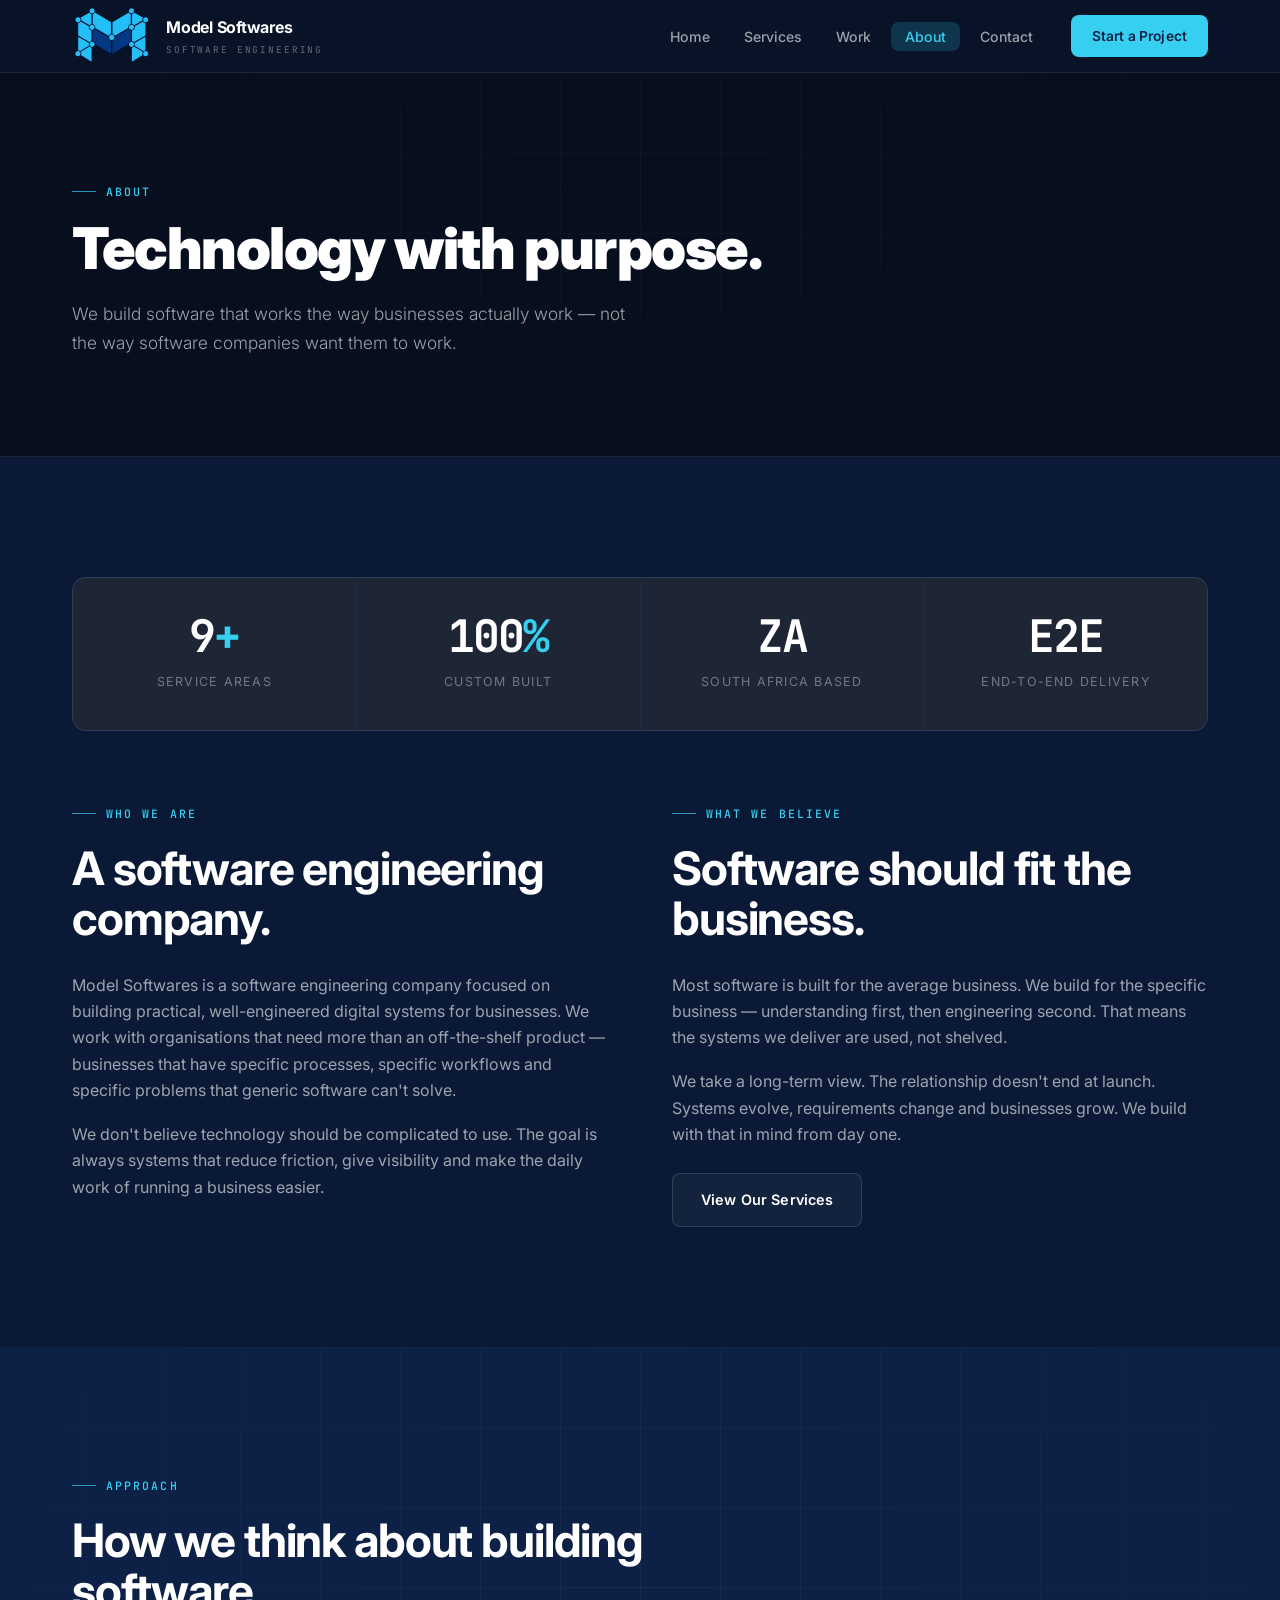
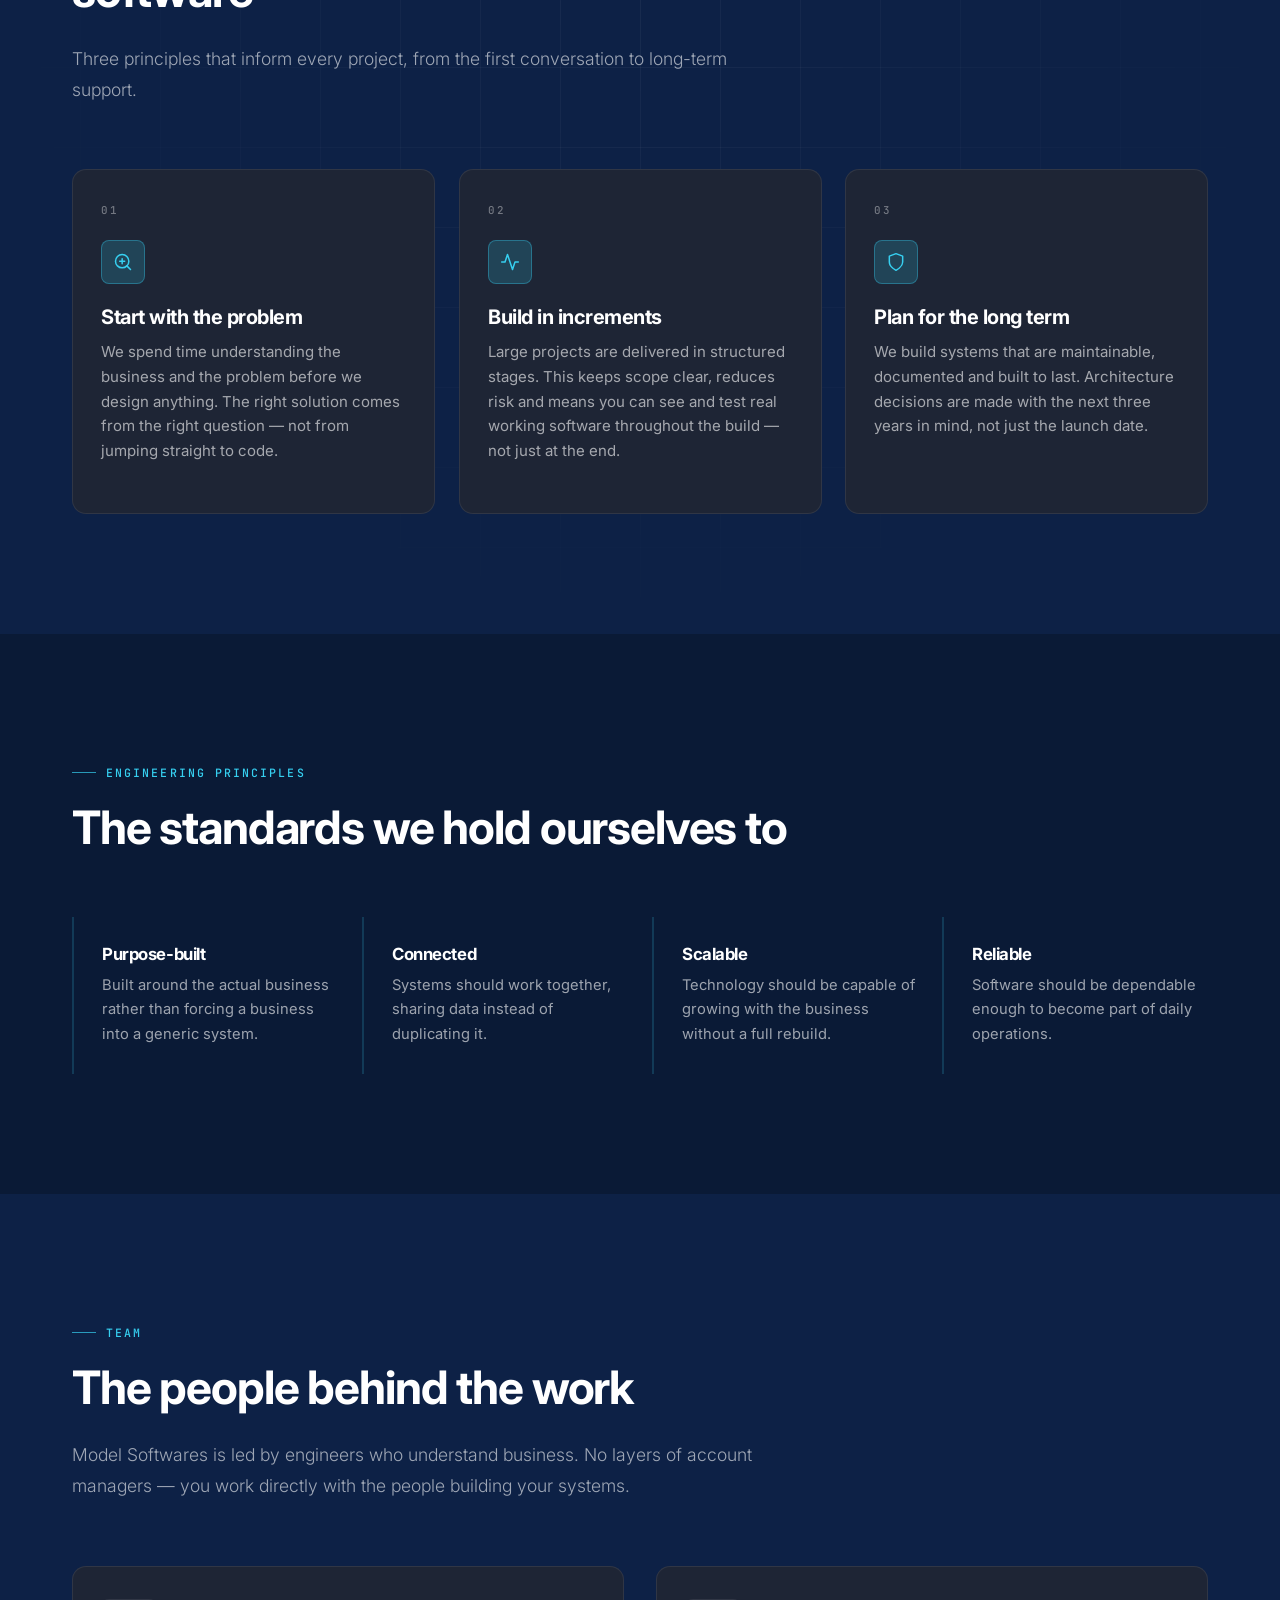
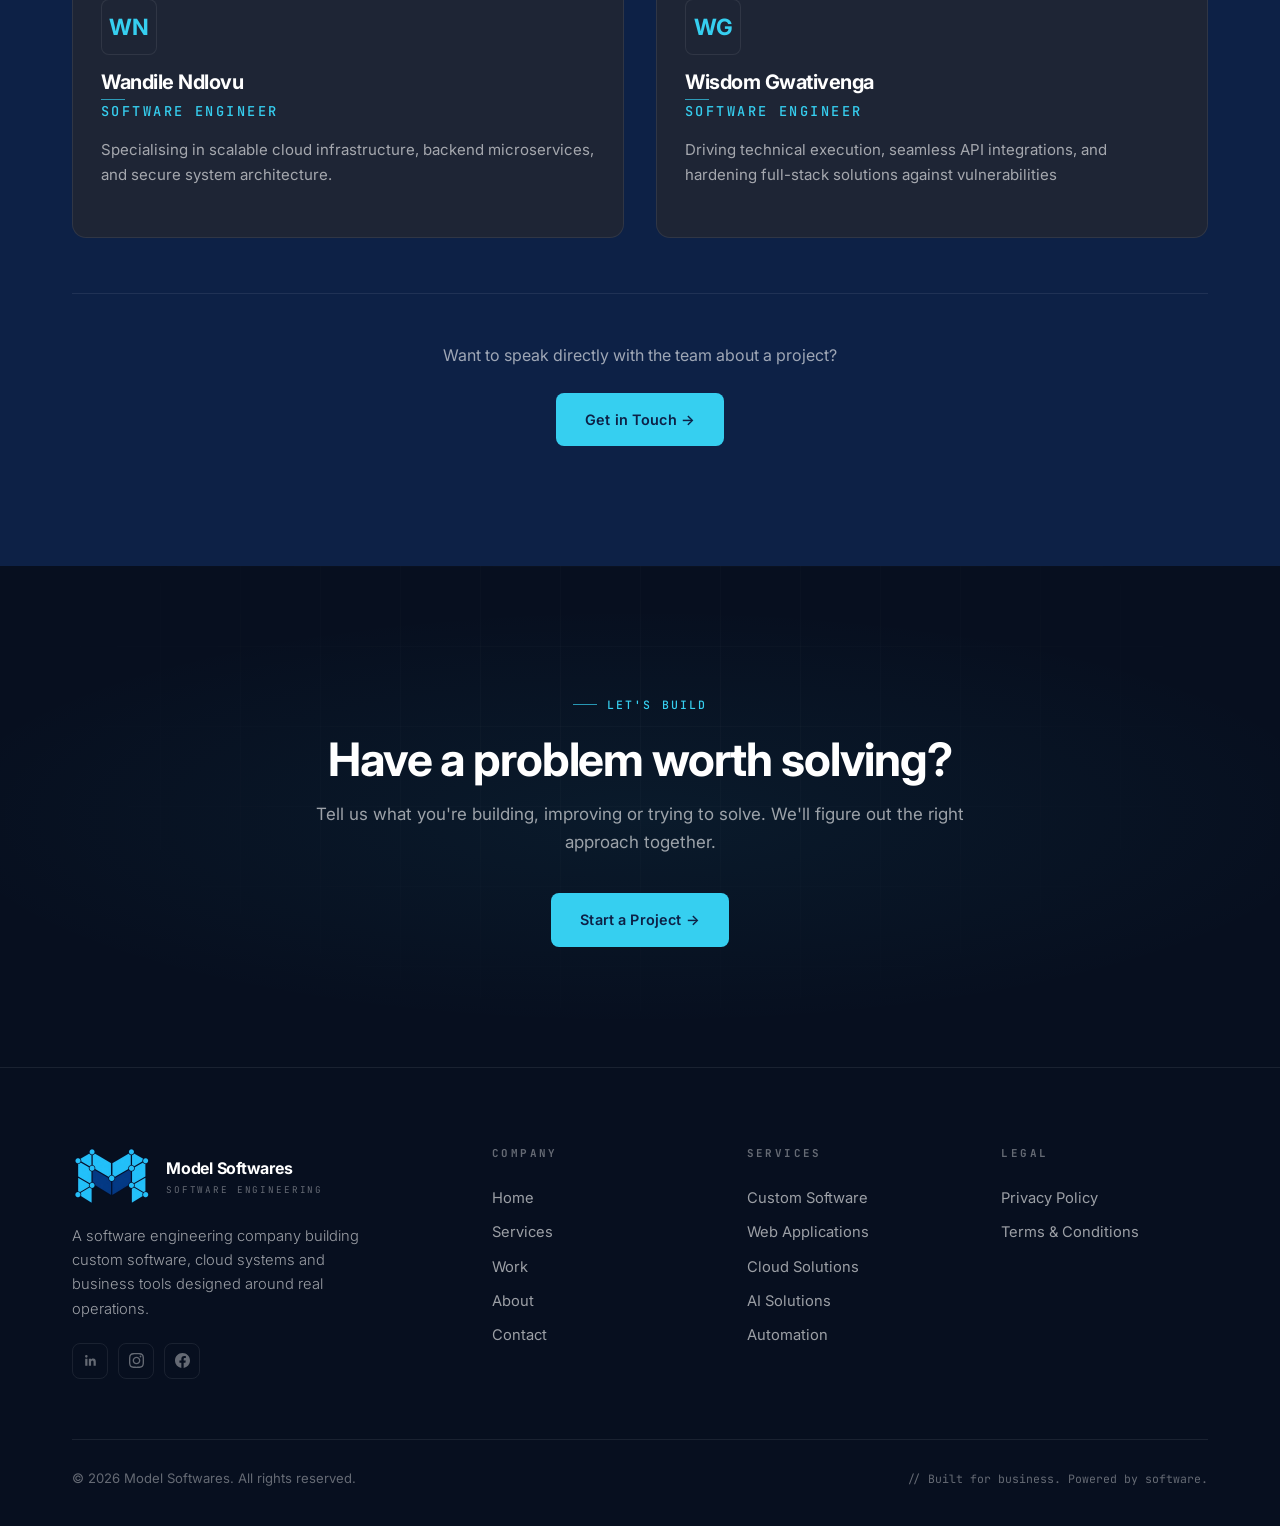
<file: about.html>
<!DOCTYPE html>
<html lang="en">

<head>
  <meta charset="utf-8">
  <meta name="viewport" content="width=device-width, initial-scale=1">
  <title>About — Model Softwares</title>
  <meta name="description"
    content="Model Softwares is a software engineering company building custom software, cloud systems and business tools designed around real operations.">
  <meta name="theme-color" content="#070f1f">
  <meta property="og:type" content="website">
  <meta property="og:title" content="About — Model Softwares">
  <meta property="og:description" content="A software engineering company built around practical, reliable technology.">
  <meta property="og:image" content="images/newlogo.png">
  <link rel="icon" href="favicon.svg" type="image/svg+xml">
  <link rel="icon" href="images/newlogo-display.png" type="image/png">
  <link rel="stylesheet" href="css/style.css">
</head>

<body>

  <div class="scroll-progress" aria-hidden="true"></div>

  <header class="site-header">
    <div class="wrap">
      <nav class="nav" aria-label="Main navigation">
        <a class="brand" href="index.html">
          <picture>
            <source srcset="images/newlogo-display.webp" type="image/webp">
            <img src="images/newlogo-display.png" alt="Model Softwares logo" width="80" height="58">
          </picture>

          <span>Model Softwares<small>Software Engineering</small></span>
        </a>
        <ul class="nav-links">
          <li><a href="index.html">Home</a></li>
          <li><a href="services.html">Services</a></li>
          <li><a href="work.html">Work</a></li>
          <li><a href="about.html" class="is-active">About</a></li>
          <li><a href="contact.html">Contact</a></li>
        </ul>
        <div class="nav-actions">
          <a class="btn btn--primary btn--sm" href="contact.html">Start a Project</a>
        </div>
        <button class="nav-toggle" type="button" aria-label="Toggle menu" aria-controls="mobile-menu"
          aria-expanded="false">
          <span></span><span></span><span></span>
        </button>
      </nav>
    </div>
    <div class="mobile-menu" id="mobile-menu">
      <ul>
        <li><a href="index.html">Home</a></li>
        <li><a href="services.html">Services</a></li>
        <li><a href="work.html">Work</a></li>
        <li><a href="about.html" class="is-active">About</a></li>
        <li><a href="contact.html">Contact</a></li>
      </ul>
      <div class="wrap"><a class="btn btn--primary" href="contact.html">Start a Project</a></div>
    </div>
  </header>

  <main>

    <!-- PAGE HERO -->
    <section class="page-hero">
      <div class="grid-lines" aria-hidden="true"></div>
      <div class="wrap">
        <div class="page-hero__inner">
          <span class="eyebrow">About</span>
          <h1>Technology with purpose.</h1>
          <p>We build software that works the way businesses actually work — not the way software companies want them to
            work.</p>
        </div>
      </div>
    </section>

    <!-- STAT ROW -->
    <section class="section section--dark">
      <div class="wrap">
        <div class="stat-row reveal">
          <div class="stat-item">
            <span class="stat-item__value">9<span class="accent">+</span></span>
            <span class="stat-item__label">Service Areas</span>
          </div>
          <div class="stat-item">
            <span class="stat-item__value">100<span class="accent">%</span></span>
            <span class="stat-item__label">Custom Built</span>
          </div>
          <div class="stat-item">
            <span class="stat-item__value">ZA</span>
            <span class="stat-item__label">South Africa Based</span>
          </div>
          <div class="stat-item">
            <span class="stat-item__value">E2E</span>
            <span class="stat-item__label">End-to-End Delivery</span>
          </div>
        </div>

        <!-- WHO WE ARE -->
        <div class="grid grid--2" style="gap: 64px; align-items: start;">
          <div class="reveal">
            <span class="eyebrow">Who we are</span>
            <h2>A software engineering company.</h2>
            <p>Model Softwares is a software engineering company focused on building practical, well-engineered digital
              systems for businesses. We work with organisations that need more than an off-the-shelf product —
              businesses that have specific processes, specific workflows and specific problems that generic software
              can't solve.</p>
            <p>We don't believe technology should be complicated to use. The goal is always systems that reduce
              friction, give visibility and make the daily work of running a business easier.</p>
          </div>
          <div class="reveal">
            <span class="eyebrow">What we believe</span>
            <h2>Software should fit the business.</h2>
            <p>Most software is built for the average business. We build for the specific business — understanding
              first, then engineering second. That means the systems we deliver are used, not shelved.</p>
            <p>We take a long-term view. The relationship doesn't end at launch. Systems evolve, requirements change and
              businesses grow. We build with that in mind from day one.</p>
            <a class="btn btn--ghost" href="services.html" style="margin-top: 8px;">View Our Services</a>
          </div>
        </div>
      </div>
    </section>

    <!-- APPROACH -->
    <section class="section">
      <div class="grid-lines" aria-hidden="true"></div>
      <div class="wrap">
        <div class="section-head reveal">
          <span class="eyebrow">Approach</span>
          <h2>How we think about building software</h2>
          <p class="lead">Three principles that inform every project, from the first conversation to long-term support.
          </p>
        </div>

        <div class="grid grid--3">
          <article class="card reveal">
            <div class="card__num">01</div>
            <div class="card__icon" aria-hidden="true">
              <svg viewBox="0 0 24 24" fill="none" stroke="currentColor" stroke-width="1.8" stroke-linecap="round"
                stroke-linejoin="round">
                <circle cx="11" cy="11" r="8" />
                <path d="M21 21l-4.35-4.35M11 8v6M8 11h6" />
              </svg>
            </div>
            <h3>Start with the problem</h3>
            <p>We spend time understanding the business and the problem before we design anything. The right solution
              comes from the right question — not from jumping straight to code.</p>
          </article>

          <article class="card reveal">
            <div class="card__num">02</div>
            <div class="card__icon" aria-hidden="true">
              <svg viewBox="0 0 24 24" fill="none" stroke="currentColor" stroke-width="1.8" stroke-linecap="round"
                stroke-linejoin="round">
                <polyline points="22 12 18 12 15 21 9 3 6 12 2 12" />
              </svg>
            </div>
            <h3>Build in increments</h3>
            <p>Large projects are delivered in structured stages. This keeps scope clear, reduces risk and means you can
              see and test real working software throughout the build — not just at the end.</p>
          </article>

          <article class="card reveal">
            <div class="card__num">03</div>
            <div class="card__icon" aria-hidden="true">
              <svg viewBox="0 0 24 24" fill="none" stroke="currentColor" stroke-width="1.8" stroke-linecap="round"
                stroke-linejoin="round">
                <path d="M12 22s8-4 8-10V5l-8-3-8 3v7c0 6 8 10 8 10z" />
              </svg>
            </div>
            <h3>Plan for the long term</h3>
            <p>We build systems that are maintainable, documented and built to last. Architecture decisions are made
              with the next three years in mind, not just the launch date.</p>
          </article>
        </div>
      </div>
    </section>

    <!-- ENGINEERING PRINCIPLES -->
    <section class="section section--dark">
      <div class="wrap">
        <div class="section-head reveal">
          <span class="eyebrow">Engineering Principles</span>
          <h2>The standards we hold ourselves to</h2>
        </div>
        <div class="grid grid--4">
          <div class="principle reveal">
            <h3>Purpose-built</h3>
            <p>Built around the actual business rather than forcing a business into a generic system.</p>
          </div>
          <div class="principle reveal">
            <h3>Connected</h3>
            <p>Systems should work together, sharing data instead of duplicating it.</p>
          </div>
          <div class="principle reveal">
            <h3>Scalable</h3>
            <p>Technology should be capable of growing with the business without a full rebuild.</p>
          </div>
          <div class="principle reveal">
            <h3>Reliable</h3>
            <p>Software should be dependable enough to become part of daily operations.</p>
          </div>
        </div>
      </div>
    </section>

    <!-- TEAM -->
    <section class="section">
      <div class="wrap">
        <div class="section-head reveal">
          <span class="eyebrow">Team</span>
          <h2>The people behind the work</h2>
          <p class="lead">Model Softwares is led by engineers who understand business. No layers of account managers —
            you
            work directly with the people building your systems.</p>
        </div>

        <!-- Using inline grid CSS to ensure it behaves nicely without needing new stylesheet classes -->
        <div style="display: grid; grid-template-columns: repeat(auto-fit, minmax(300px, 1fr)); gap: 32px;">

          <!-- Wandile Ndlovu -->
          <article class="card reveal" style="display: flex; flex-direction: column; gap: 16px;">
            <!-- Monogram Avatar -->
            <div aria-hidden="true"
              style="width: 56px; height: 56px; border-radius: 8px; background: var(--carbon-grey, #1a1a1a); border: 1px solid var(--grey-line, #333); display: flex; align-items: center; justify-content: center; font-size: 1.4rem; font-weight: 700; color: var(--electric-cyan, #00f2fe);">
              WN
            </div>
            <div>
              <h3 style="margin-bottom: 4px;">Wandile Ndlovu</h3>
              <span class="eyebrow" style="font-size: 0.85rem; margin-bottom: 16px; display: inline-block;">Software
                Engineer</span>
              <p>Specialising in scalable cloud infrastructure, backend microservices, and secure system architecture.
              </p>
            </div>
          </article>

          <!-- Wisdom Gwativenga -->
          <article class="card reveal" style="display: flex; flex-direction: column; gap: 16px;">
            <!-- Monogram Avatar -->
            <div aria-hidden="true"
              style="width: 56px; height: 56px; border-radius: 8px; background: var(--carbon-grey, #1a1a1a); border: 1px solid var(--grey-line, #333); display: flex; align-items: center; justify-content: center; font-size: 1.4rem; font-weight: 700; color: var(--electric-cyan, #00f2fe);">
              WG
            </div>
            <div>
              <h3 style="margin-bottom: 4px;">Wisdom Gwativenga</h3>
              <span class="eyebrow" style="font-size: 0.85rem; margin-bottom: 16px; display: inline-block;">Software
                Engineer</span>
              <p>Driving technical execution, seamless API integrations, and hardening full-stack solutions against
                vulnerabilities</p>
            </div>
          </article>

        </div>

        <!-- Get in Touch fallback -->
        <div class="reveal"
          style="margin-top: 56px; padding-top: 48px; border-top: 1px solid var(--grey-line, #333); text-align: center;">
          <p style="margin-bottom: 24px; color: var(--text-muted, #a1a1aa);">Want to speak directly with the team about
            a
            project?</p>
          <a class="btn btn--primary" href="contact.html">Get in Touch →</a>
        </div>
      </div>
    </section>

    <!-- CTA -->
    <section class="cta">
      <div class="grid-lines" aria-hidden="true"></div>
      <div class="wrap">
        <div class="cta__inner reveal">
          <span class="eyebrow" style="justify-content: center;">Let's build</span>
          <h2>Have a problem worth solving?</h2>
          <p>Tell us what you're building, improving or trying to solve. We'll figure out the right approach together.
          </p>
          <a class="btn btn--primary" href="contact.html">Start a Project →</a>
        </div>
      </div>
    </section>

  </main>

  <footer class="site-footer">
    <div class="wrap">
      <div class="footer-grid">
        <div class="footer-about">
          <a class="brand" href="index.html">
            <picture>
              <source srcset="images/newlogo-display.webp" type="image/webp">
              <img src="images/newlogo-display.png" alt="Model Softwares logo" width="80" height="58">
            </picture>

            <span>Model Softwares<small>Software Engineering</small></span>
          </a>
          <p>A software engineering company building custom software, cloud systems and business tools designed around
            real operations.</p>
          <div class="footer-social">
            <a href="https://www.linkedin.com/company/model-softwares/" target="_blank" rel="noopener noreferrer"
              aria-label="LinkedIn">
              <svg viewBox="0 0 24 24" fill="currentColor">
                <path
                  d="M20.45 20.45h-3.55v-5.57c0-1.33-.03-3.04-1.85-3.04-1.85 0-2.13 1.45-2.13 2.94v5.67H9.37V9h3.41v1.56h.05c.47-.9 1.63-1.85 3.36-1.85 3.59 0 4.26 2.37 4.26 5.44v6.3zM5.34 7.43a2.06 2.06 0 110-4.12 2.06 2.06 0 010 4.12zM3.56 20.45h3.56V9H3.56v11.45z" />
              </svg>
            </a>
            <a href="https://www.instagram.com/modelsoftwares/" target="_blank" rel="noopener noreferrer"
              aria-label="Instagram">
              <svg viewBox="0 0 24 24" fill="currentColor">
                <path
                  d="M12 2.163c3.204 0 3.584.012 4.85.07 3.252.148 4.771 1.691 4.919 4.919.058 1.265.069 1.645.069 4.849 0 3.205-.012 3.584-.069 4.849-.149 3.225-1.664 4.771-4.919 4.919-1.266.058-1.644.07-4.85.07-3.204 0-3.584-.012-4.849-.07-3.26-.149-4.771-1.699-4.919-4.92-.058-1.265-.07-1.644-.07-4.849 0-3.204.013-3.583.07-4.849.149-3.227 1.664-4.771 4.919-4.919 1.266-.057 1.645-.069 4.849-.069zm0-2.163c-3.259 0-3.667.014-4.947.072-4.358.2-6.78 2.618-6.98 6.98-.059 1.281-.073 1.689-.073 4.948 0 3.259.014 3.668.072 4.948.2 4.358 2.618 6.78 6.98 6.98 1.281.058 1.689.072 4.948.072 3.259 0 3.668-.014 4.948-.072 4.354-.2 6.782-2.618 6.979-6.98.059-1.28.073-1.689.073-4.948 0-3.259-.014-3.667-.072-4.947-.196-4.354-2.617-6.78-6.979-6.98-1.281-.059-1.69-.073-4.949-.073zm0 5.838c-3.403 0-6.162 2.759-6.162 6.162s2.759 6.163 6.162 6.163 6.162-2.759 6.162-6.163c0-3.403-2.759-6.162-6.162-6.162zm0 10.162c-2.209 0-4-1.79-4-4 0-2.209 1.791-4 4-4s4 1.791 4 4c0 2.21-1.791 4-4 4zm6.406-11.845c-.796 0-1.441.645-1.441 1.44s.645 1.44 1.441 1.44c.795 0 1.439-.645 1.439-1.44s-.644-1.44-1.439-1.44z" />
              </svg>
            </a>
            <a href="https://www.facebook.com/profile.php?id=61594095338224#" target="_blank" rel="noopener noreferrer"
              aria-label="Facebook">
              <svg viewBox="0 0 24 24" fill="currentColor">
                <path
                  d="M24 12.073c0-6.627-5.373-12-12-12s-12 5.373-12 12c0 5.99 4.388 10.954 10.125 11.854v-8.385H7.078v-3.47h3.047V9.43c0-3.007 1.792-4.669 4.533-4.669 1.312 0 2.686.235 2.686.235v2.953H15.83c-1.491 0-1.956.925-1.956 1.874v2.25h3.328l-.532 3.47h-2.796v8.385C19.612 23.027 24 18.062 24 12.073z" />
              </svg>
            </a>
          </div>
        </div>
        <div>
          <h4>Company</h4>
          <ul>
            <li><a href="index.html">Home</a></li>
            <li><a href="services.html">Services</a></li>
            <li><a href="work.html">Work</a></li>
            <li><a href="about.html">About</a></li>
            <li><a href="contact.html">Contact</a></li>
          </ul>
        </div>
        <div>
          <h4>Services</h4>
          <ul>
            <li><a href="services.html#custom-software">Custom Software</a></li>
            <li><a href="services.html#web-apps">Web Applications</a></li>
            <li><a href="services.html#cloud">Cloud Solutions</a></li>
            <li><a href="services.html#ai">AI Solutions</a></li>
            <li><a href="services.html#automation">Automation</a></li>
          </ul>
        </div>
        <div>
          <h4>Legal</h4>
          <ul>
            <li><a href="#">Privacy Policy</a></li>
            <li><a href="#">Terms &amp; Conditions</a></li>
          </ul>
        </div>
      </div>
      <div class="footer-bottom">
        <span>&copy; <span id="year">2026</span> Model Softwares. All rights reserved.</span>
        <span class="mono">// Built for business. Powered by software.</span>
      </div>
    </div>
  </footer>

  <script src="js/script.js"></script>

  <!-- Cloudflare Web Analytics -->
  <script type='module' src='https://static.cloudflareinsights.com/beacon.min.js'
    data-cf-beacon='{"token": "9b3af0b198184dc3a34458d3245c5061"}'></script><!-- End Cloudflare Web Analytics -->

</body>

</html>
</file>
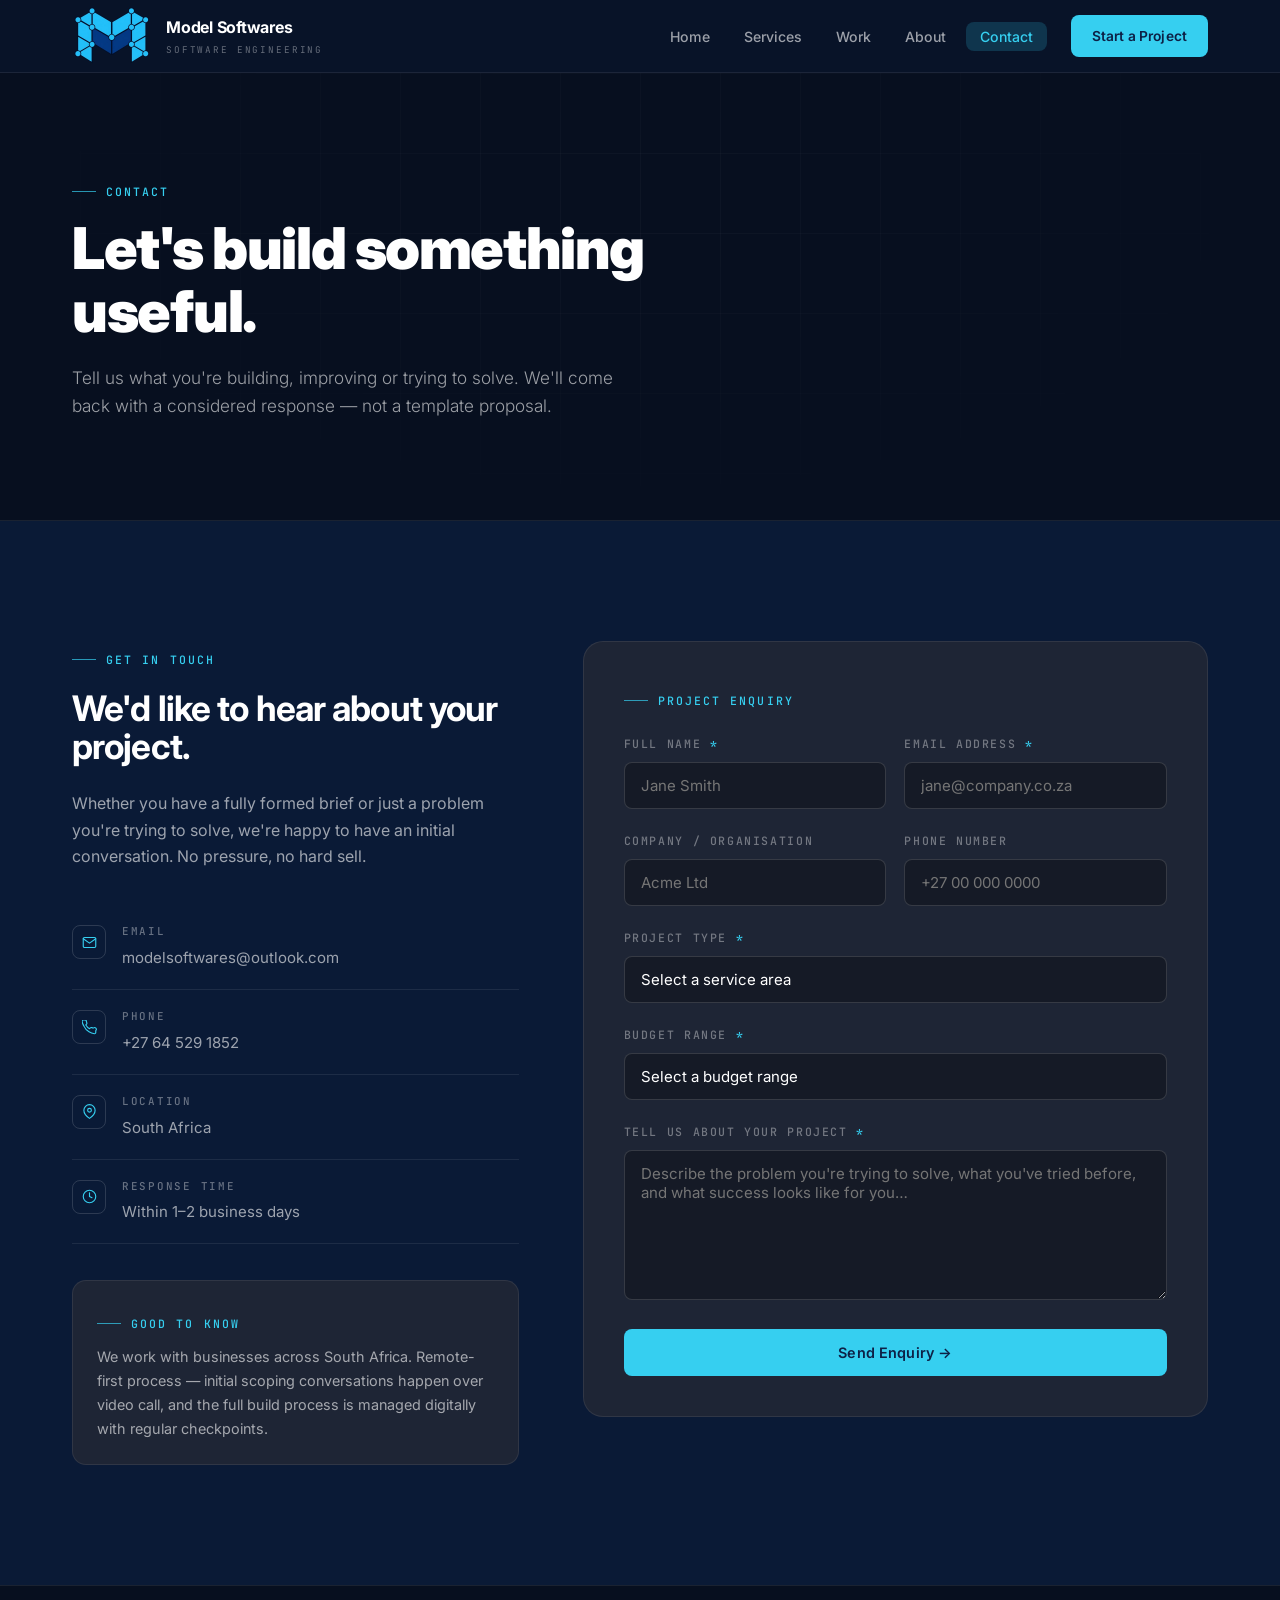
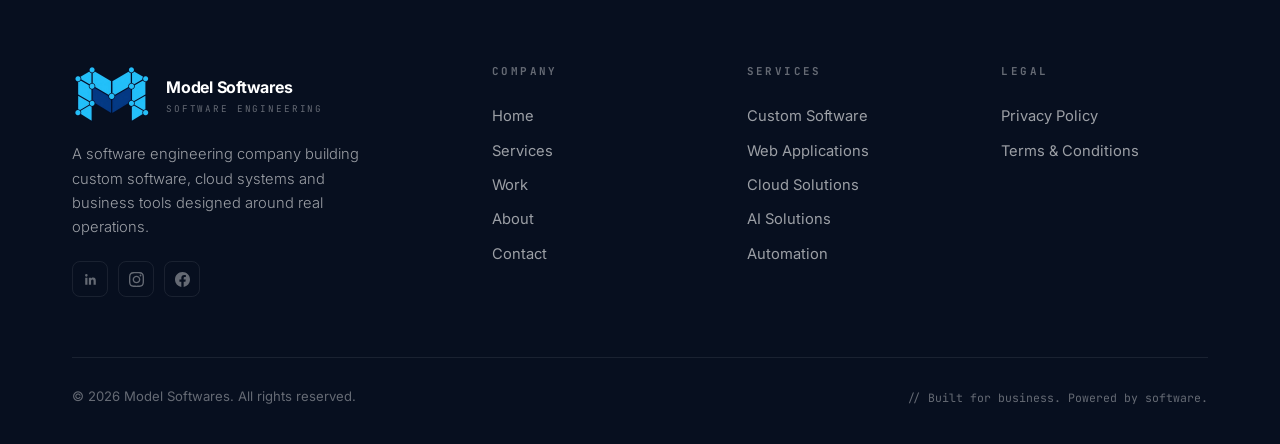
<file: contact.html>
<!DOCTYPE html>
<html lang="en">

<head>
  <meta charset="utf-8">
  <meta name="viewport" content="width=device-width, initial-scale=1">
  <title>Contact — Model Softwares</title>
  <meta name="description"
    content="Start a project with Model Softwares — custom software, cloud systems and business technology solutions.">
  <meta name="theme-color" content="#070f1f">
  <meta property="og:type" content="website">
  <meta property="og:title" content="Contact — Model Softwares">
  <meta property="og:description"
    content="Tell us what you're building or trying to solve. We'll figure out the right approach together.">
  <meta property="og:image" content="images/newlogo.png">
  <link rel="icon" href="favicon.svg" type="image/svg+xml">
  <link rel="icon" href="images/newlogo-display.png" type="image/png">
  <link rel="stylesheet" href="css/style.css">
</head>

<body>

  <div class="scroll-progress" aria-hidden="true"></div>

  <header class="site-header">
    <div class="wrap">
      <nav class="nav" aria-label="Main navigation">
        <a class="brand" href="index.html">
          <picture>
            <source srcset="images/newlogo-display.webp" type="image/webp">
            <img src="images/newlogo-display.png" alt="Model Softwares logo" width="80" height="58">
          </picture>

          <span>Model Softwares<small>Software Engineering</small></span>
        </a>
        <ul class="nav-links">
          <li><a href="index.html">Home</a></li>
          <li><a href="services.html">Services</a></li>
          <li><a href="work.html">Work</a></li>
          <li><a href="about.html">About</a></li>
          <li><a href="contact.html" class="is-active">Contact</a></li>
        </ul>
        <div class="nav-actions">
          <a class="btn btn--primary btn--sm" href="contact.html">Start a Project</a>
        </div>
        <button class="nav-toggle" type="button" aria-label="Toggle menu" aria-controls="mobile-menu"
          aria-expanded="false">
          <span></span><span></span><span></span>
        </button>
      </nav>
    </div>
    <div class="mobile-menu" id="mobile-menu">
      <ul>
        <li><a href="index.html">Home</a></li>
        <li><a href="services.html">Services</a></li>
        <li><a href="work.html">Work</a></li>
        <li><a href="about.html">About</a></li>
        <li><a href="contact.html" class="is-active">Contact</a></li>
      </ul>
      <div class="wrap"><a class="btn btn--primary" href="contact.html">Start a Project</a></div>
    </div>
  </header>

  <main>

    <!-- PAGE HERO -->
    <section class="page-hero">
      <div class="grid-lines" aria-hidden="true"></div>
      <div class="wrap">
        <div class="page-hero__inner">
          <span class="eyebrow">Contact</span>
          <h1>Let's build something useful.</h1>
          <p>Tell us what you're building, improving or trying to solve. We'll come back with a considered response —
            not a template proposal.</p>
        </div>
      </div>
    </section>

    <!-- CONTACT LAYOUT -->
    <section class="section section--dark">
      <div class="wrap">
        <div class="contact-layout">

          <!-- Info sidebar -->
          <div class="reveal">
            <span class="eyebrow">Get in touch</span>
            <h2 style="font-size: clamp(1.6rem, 2.8vw, 2.2rem); margin-bottom: 24px;">We'd like to hear about your
              project.</h2>
            <p style="margin-bottom: 36px;">Whether you have a fully formed brief or just a problem you're trying to
              solve, we're happy to have an initial conversation. No pressure, no hard sell.</p>

            <ul class="contact-info">
              <li>
                <div class="contact-info__icon" aria-hidden="true">
                  <svg viewBox="0 0 24 24" fill="none" stroke="currentColor" stroke-width="1.8" stroke-linecap="round"
                    stroke-linejoin="round">
                    <path d="M4 4h16c1.1 0 2 .9 2 2v12c0 1.1-.9 2-2 2H4c-1.1 0-2-.9-2-2V6c0-1.1.9-2 2-2z" />
                    <polyline points="22,6 12,13 2,6" />
                  </svg>
                </div>
                <div class="contact-info__text">
                  <strong>Email</strong>
                  <span>modelsoftwares@outlook.com</span>
                </div>
              </li>
              <li>
                <div class="contact-info__icon" aria-hidden="true">
                  <svg viewBox="0 0 24 24" fill="none" stroke="currentColor" stroke-width="1.8" stroke-linecap="round"
                    stroke-linejoin="round">
                    <path
                      d="M22 16.92v3a2 2 0 01-2.18 2 19.79 19.79 0 01-8.63-3.07A19.5 19.5 0 013.07 9.81a19.79 19.79 0 01-3.07-8.63A2 2 0 012 0h3a2 2 0 012 1.72c.127.96.361 1.903.7 2.81a2 2 0 01-.45 2.11L6.09 7.91a16 16 0 006 6l1.27-1.27a2 2 0 012.11-.45c.907.339 1.85.573 2.81.7A2 2 0 0122 16.92z" />
                  </svg>
                </div>
                <div class="contact-info__text">
                  <strong>Phone</strong>
                  <span>+27 64 529 1852</span>
                </div>
              </li>
              <li>
                <div class="contact-info__icon" aria-hidden="true">
                  <svg viewBox="0 0 24 24" fill="none" stroke="currentColor" stroke-width="1.8" stroke-linecap="round"
                    stroke-linejoin="round">
                    <path d="M21 10c0 7-9 13-9 13s-9-6-9-13a9 9 0 0118 0z" />
                    <circle cx="12" cy="10" r="3" />
                  </svg>
                </div>
                <div class="contact-info__text">
                  <strong>Location</strong>
                  <span>South Africa</span>
                </div>
              </li>
              <li>
                <div class="contact-info__icon" aria-hidden="true">
                  <svg viewBox="0 0 24 24" fill="none" stroke="currentColor" stroke-width="1.8" stroke-linecap="round"
                    stroke-linejoin="round">
                    <circle cx="12" cy="12" r="10" />
                    <polyline points="12 6 12 12 16 14" />
                  </svg>
                </div>
                <div class="contact-info__text">
                  <strong>Response time</strong>
                  <span>Within 1–2 business days</span>
                </div>
              </li>
            </ul>

            <div
              style="margin-top: 36px; padding: 24px; background: var(--carbon-grey); border: 1px solid var(--grey-line); border-radius: var(--radius-lg);">
              <span class="eyebrow" style="margin-bottom: 12px;">Good to know</span>
              <p style="margin: 0; font-size: 0.9rem;">We work with businesses across South Africa. Remote-first process
                — initial scoping conversations happen over video call, and the full build process is managed digitally
                with regular checkpoints.</p>
            </div>
          </div>

          <!-- Contact form -->
          <div class="reveal">
            <div class="form">
              <span class="eyebrow" style="margin-bottom: 24px;">Project enquiry</span>
              <form id="contact-form" action="https://api.web3forms.com/submit" method="POST" novalidate>

                <input type="hidden" name="access_key" value="37166aa2-10a4-4cb8-8911-0e904a01cd3d">
                <input type="hidden" name="subject" value="New Project Enquiry — Model Softwares">
                <input type="checkbox" name="botcheck" class="hidden" style="display: none;">

                <div class="form-row">
                  <div class="field">
                    <label for="name">Full name <span aria-hidden="true"
                        style="color: var(--electric-cyan);">*</span></label>
                    <input type="text" id="name" name="name" placeholder="Jane Smith" required autocomplete="name">
                    <span class="error-msg" role="alert"></span>
                  </div>
                  <div class="field">
                    <label for="email">Email address <span aria-hidden="true"
                        style="color: var(--electric-cyan);">*</span></label>
                    <input type="email" id="email" name="email" placeholder="jane@company.co.za" required
                      autocomplete="email">
                    <span class="error-msg" role="alert"></span>
                  </div>
                </div>

                <div class="form-row">
                  <div class="field">
                    <label for="company">Company / Organisation</label>
                    <input type="text" id="company" name="company" placeholder="Acme Ltd" autocomplete="organization">
                    <span class="error-msg" role="alert"></span>
                  </div>
                  <div class="field">
                    <label for="phone">Phone number</label>
                    <input type="tel" id="phone" name="phone" placeholder="+27 00 000 0000" autocomplete="tel">
                    <span class="error-msg" role="alert"></span>
                  </div>
                </div>

                <div class="field">
                  <label for="project-type">Project type <span aria-hidden="true"
                      style="color: var(--electric-cyan);">*</span></label>
                  <select id="project-type" name="project-type" required>
                    <option value="" disabled selected>Select a service area</option>
                    <option value="custom-software">Custom Software</option>
                    <option value="web-development">Web Development</option>
                    <option value="web-application">Web Application</option>
                    <option value="cloud">Cloud Solutions</option>
                    <option value="ai">AI Solutions</option>
                    <option value="automation">Business Automation</option>
                    <option value="ecommerce">E-commerce</option>
                    <option value="api-integrations">API &amp; Integrations</option>
                    <option value="support">Maintenance &amp; Support</option>
                    <option value="other">Other / Not sure</option>
                  </select>
                  <span class="error-msg" role="alert"></span>
                </div>

                <div class="field">
                  <label for="budget">Budget range <span aria-hidden="true"
                      style="color: var(--electric-cyan);">*</span></label>
                  <select id="budget" name="budget" required>
                    <option value="" disabled selected>Select a budget range</option>
                    <option value="under-25k">Under R25,000</option>
                    <option value="25k-75k">R25,000 – R75,000</option>
                    <option value="75k-150k">R75,000 – R150,000</option>
                    <option value="150k-300k">R150,000 – R300,000</option>
                    <option value="300k-plus">R300,000+</option>
                    <option value="unsure">Not sure yet</option>
                  </select>
                  <span class="error-msg" role="alert"></span>
                </div>

                <div class="field">
                  <label for="message">Tell us about your project <span aria-hidden="true"
                      style="color: var(--electric-cyan);">*</span></label>
                  <textarea id="message" name="message"
                    placeholder="Describe the problem you're trying to solve, what you've tried before, and what success looks like for you…"
                    required></textarea>
                  <span class="error-msg" role="alert"></span>
                </div>

                <button type="submit" class="btn btn--primary" style="width: 100%; justify-content: center;">
                  Send Enquiry →
                </button>

              </form>
              <div id="form-status" class="form-status" role="status" aria-live="polite"></div>
            </div>
          </div>

        </div>
      </div>
    </section>

  </main>

  <footer class="site-footer">
    <div class="wrap">
      <div class="footer-grid">
        <div class="footer-about">
          <a class="brand" href="index.html">
            <picture>
              <source srcset="images/newlogo-display.webp" type="image/webp">
              <img src="images/newlogo-display.png" alt="Model Softwares logo" width="80" height="58">
            </picture>

            <span>Model Softwares<small>Software Engineering</small></span>
          </a>
          <p>A software engineering company building custom software, cloud systems and business tools designed around
            real operations.</p>
          <div class="footer-social">
            <a href="https://www.linkedin.com/company/model-softwares/" target="_blank" rel="noopener noreferrer"
              aria-label="LinkedIn">
              <svg viewBox="0 0 24 24" fill="currentColor">
                <path
                  d="M20.45 20.45h-3.55v-5.57c0-1.33-.03-3.04-1.85-3.04-1.85 0-2.13 1.45-2.13 2.94v5.67H9.37V9h3.41v1.56h.05c.47-.9 1.63-1.85 3.36-1.85 3.59 0 4.26 2.37 4.26 5.44v6.3zM5.34 7.43a2.06 2.06 0 110-4.12 2.06 2.06 0 010 4.12zM3.56 20.45h3.56V9H3.56v11.45z" />
              </svg>
            </a>
            <a href="https://www.instagram.com/modelsoftwares/" target="_blank" rel="noopener noreferrer"
              aria-label="Instagram">
              <svg viewBox="0 0 24 24" fill="currentColor">
                <path
                  d="M12 2.163c3.204 0 3.584.012 4.85.07 3.252.148 4.771 1.691 4.919 4.919.058 1.265.069 1.645.069 4.849 0 3.205-.012 3.584-.069 4.849-.149 3.225-1.664 4.771-4.919 4.919-1.266.058-1.644.07-4.85.07-3.204 0-3.584-.012-4.849-.07-3.26-.149-4.771-1.699-4.919-4.92-.058-1.265-.07-1.644-.07-4.849 0-3.204.013-3.583.07-4.849.149-3.227 1.664-4.771 4.919-4.919 1.266-.057 1.645-.069 4.849-.069zm0-2.163c-3.259 0-3.667.014-4.947.072-4.358.2-6.78 2.618-6.98 6.98-.059 1.281-.073 1.689-.073 4.948 0 3.259.014 3.668.072 4.948.2 4.358 2.618 6.78 6.98 6.98 1.281.058 1.689.072 4.948.072 3.259 0 3.668-.014 4.948-.072 4.354-.2 6.782-2.618 6.979-6.98.059-1.28.073-1.689.073-4.948 0-3.259-.014-3.667-.072-4.947-.196-4.354-2.617-6.78-6.979-6.98-1.281-.059-1.69-.073-4.949-.073zm0 5.838c-3.403 0-6.162 2.759-6.162 6.162s2.759 6.163 6.162 6.163 6.162-2.759 6.162-6.163c0-3.403-2.759-6.162-6.162-6.162zm0 10.162c-2.209 0-4-1.79-4-4 0-2.209 1.791-4 4-4s4 1.791 4 4c0 2.21-1.791 4-4 4zm6.406-11.845c-.796 0-1.441.645-1.441 1.44s.645 1.44 1.441 1.44c.795 0 1.439-.645 1.439-1.44s-.644-1.44-1.439-1.44z" />
              </svg>
            </a>
            <a href="https://www.facebook.com/profile.php?id=61594095338224#" target="_blank" rel="noopener noreferrer"
              aria-label="Facebook">
              <svg viewBox="0 0 24 24" fill="currentColor">
                <path
                  d="M24 12.073c0-6.627-5.373-12-12-12s-12 5.373-12 12c0 5.99 4.388 10.954 10.125 11.854v-8.385H7.078v-3.47h3.047V9.43c0-3.007 1.792-4.669 4.533-4.669 1.312 0 2.686.235 2.686.235v2.953H15.83c-1.491 0-1.956.925-1.956 1.874v2.25h3.328l-.532 3.47h-2.796v8.385C19.612 23.027 24 18.062 24 12.073z" />
              </svg>
            </a>
          </div>
        </div>
        <div>
          <h4>Company</h4>
          <ul>
            <li><a href="index.html">Home</a></li>
            <li><a href="services.html">Services</a></li>
            <li><a href="work.html">Work</a></li>
            <li><a href="about.html">About</a></li>
            <li><a href="contact.html">Contact</a></li>
          </ul>
        </div>
        <div>
          <h4>Services</h4>
          <ul>
            <li><a href="services.html#custom-software">Custom Software</a></li>
            <li><a href="services.html#web-apps">Web Applications</a></li>
            <li><a href="services.html#cloud">Cloud Solutions</a></li>
            <li><a href="services.html#ai">AI Solutions</a></li>
            <li><a href="services.html#automation">Automation</a></li>
          </ul>
        </div>
        <div>
          <h4>Legal</h4>
          <ul>
            <li><a href="#">Privacy Policy</a></li>
            <li><a href="#">Terms &amp; Conditions</a></li>
          </ul>
        </div>
      </div>
      <div class="footer-bottom">
        <span>&copy; <span id="year">2026</span> Model Softwares. All rights reserved.</span>
        <span class="mono">// Built for business. Powered by software.</span>
      </div>
    </div>
  </footer>

  <script src="js/script.js"></script>

  <!-- Cloudflare Web Analytics -->
  <script type='module' src='https://static.cloudflareinsights.com/beacon.min.js'
    data-cf-beacon='{"token": "9b3af0b198184dc3a34458d3245c5061"}'></script><!-- End Cloudflare Web Analytics -->

</body>

</html>
</file>
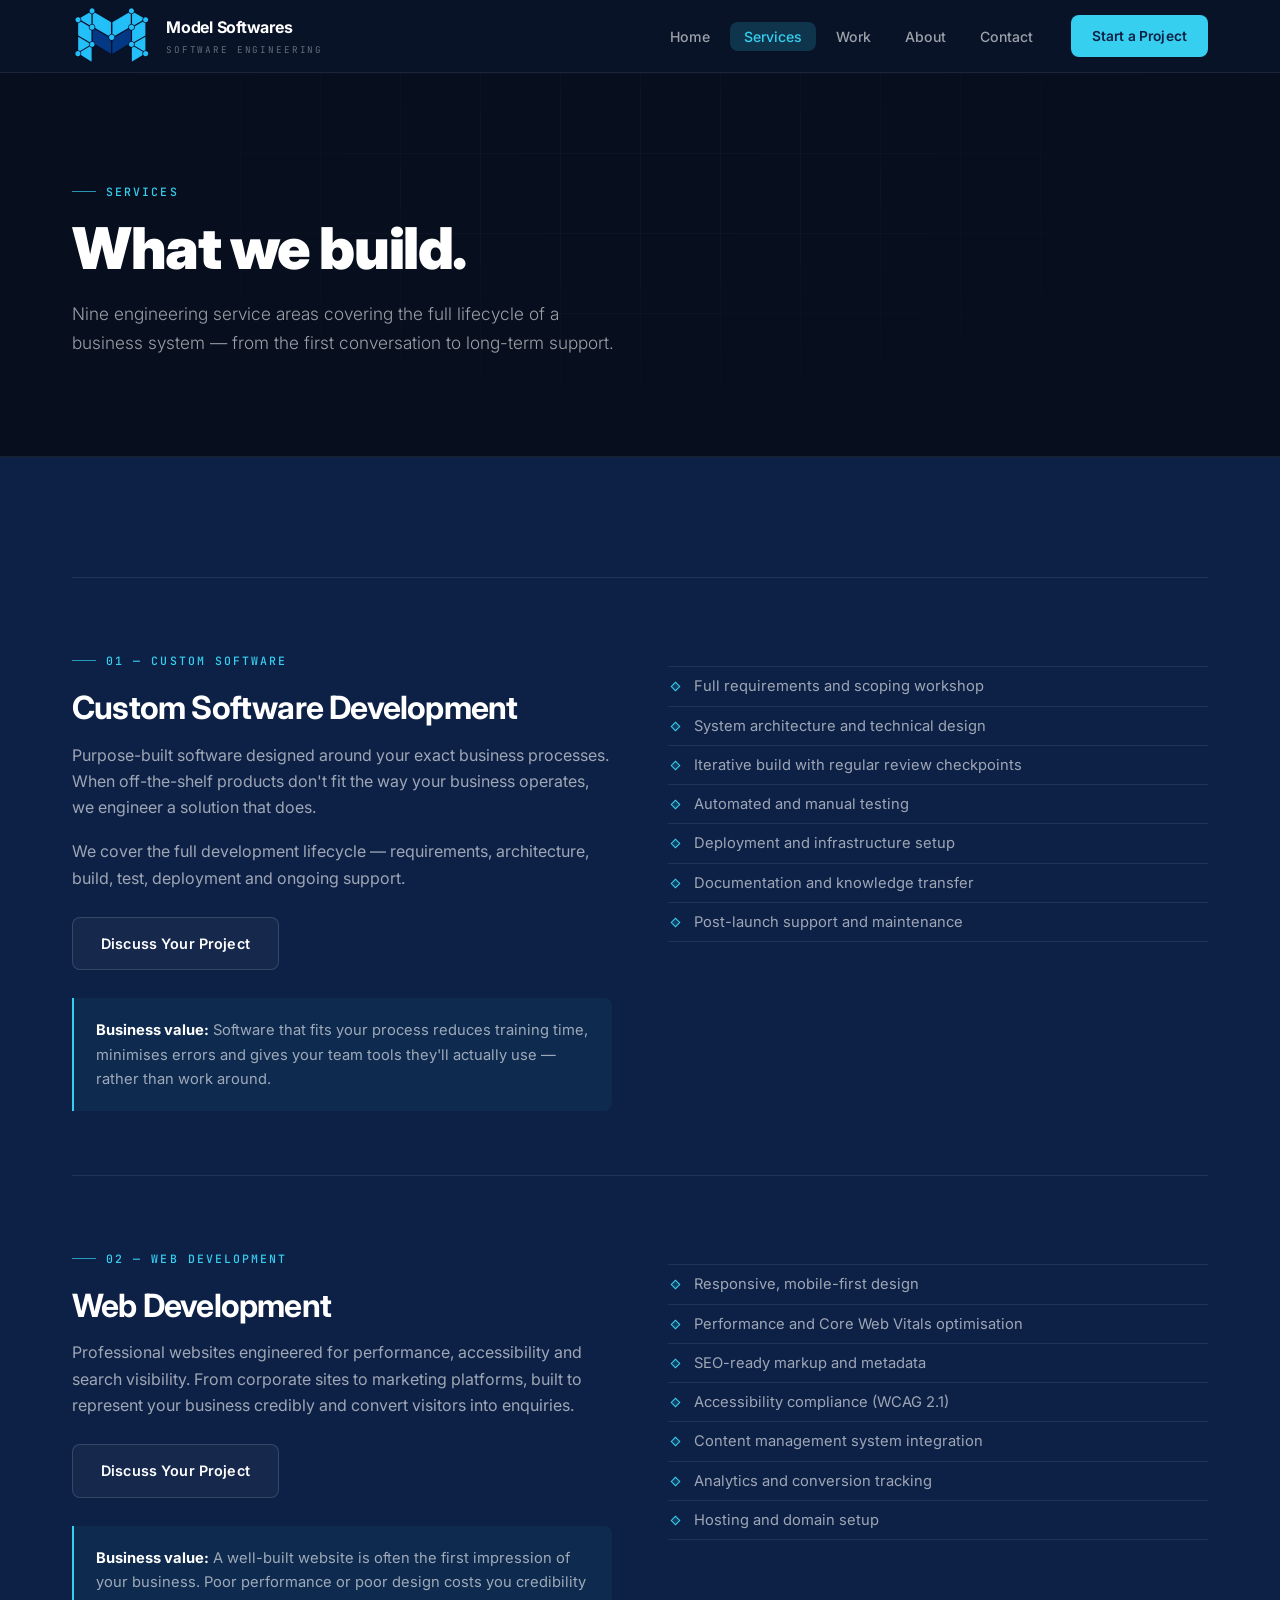
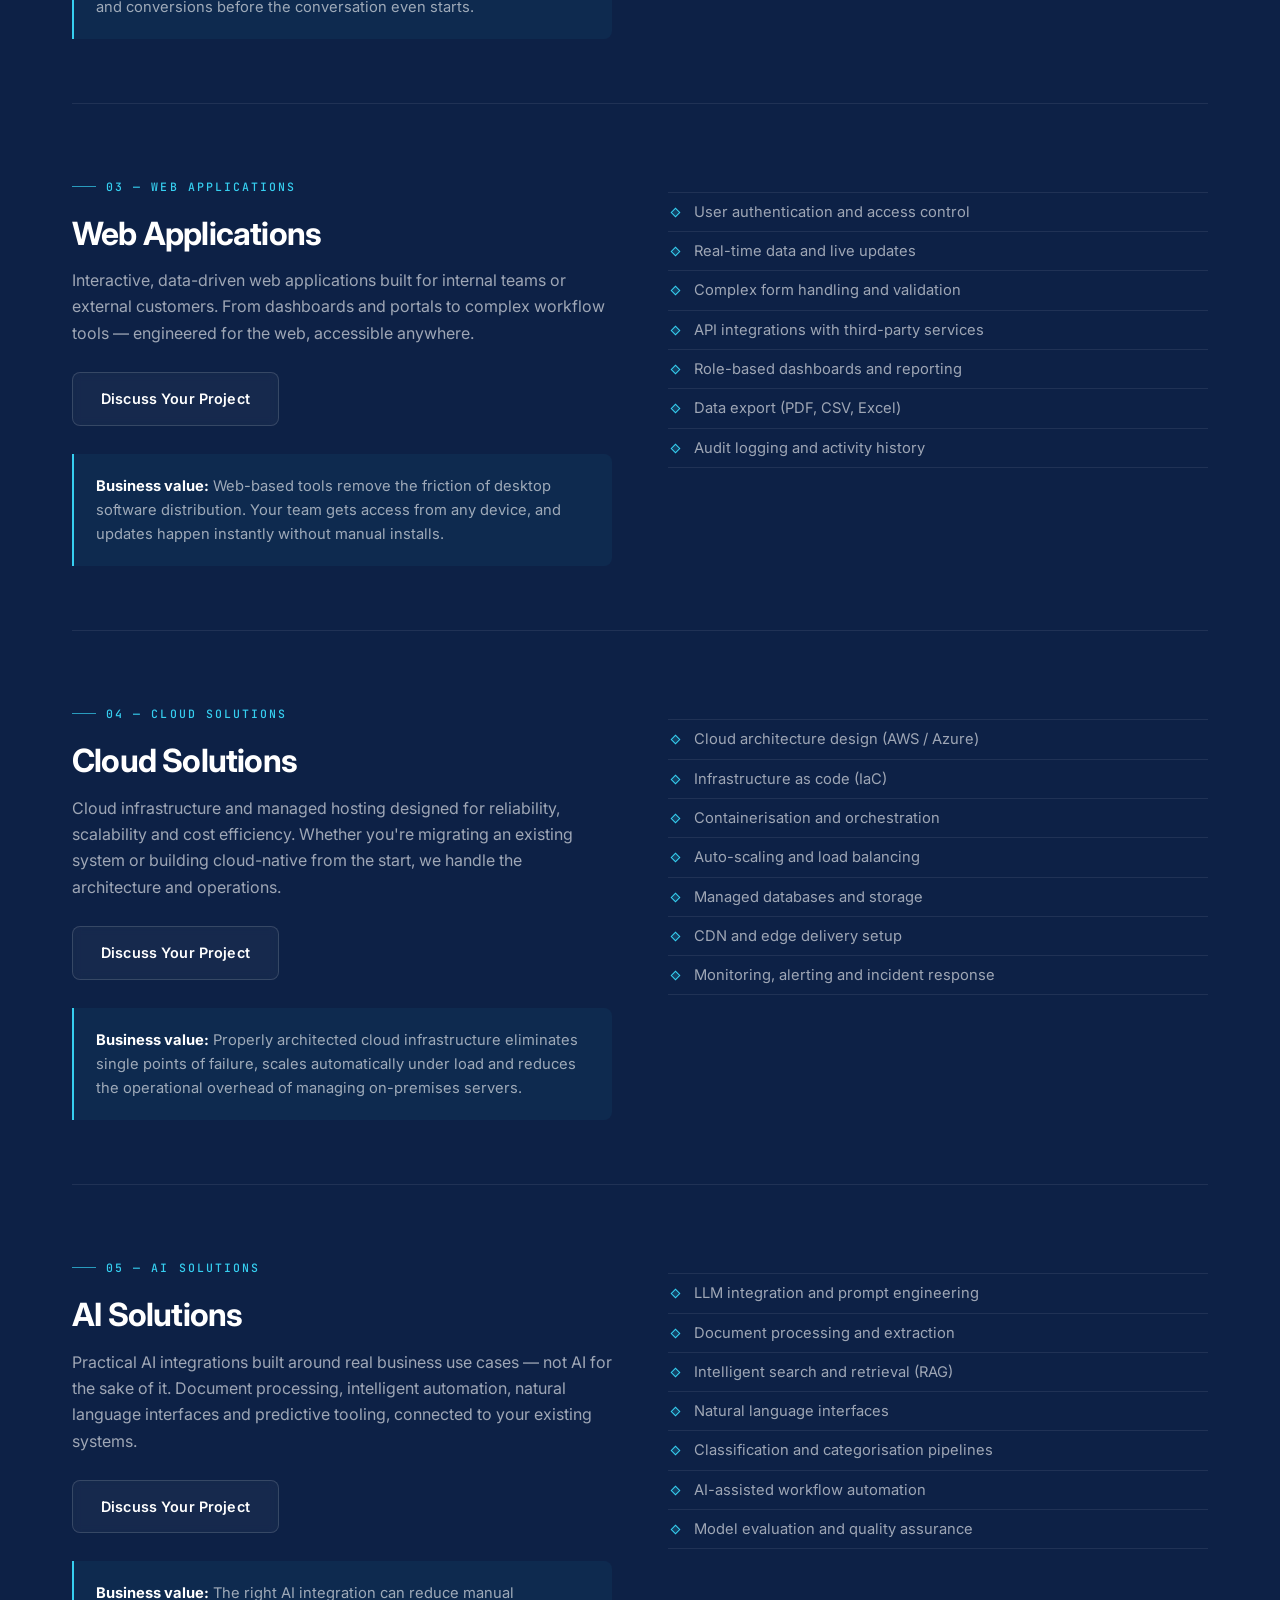
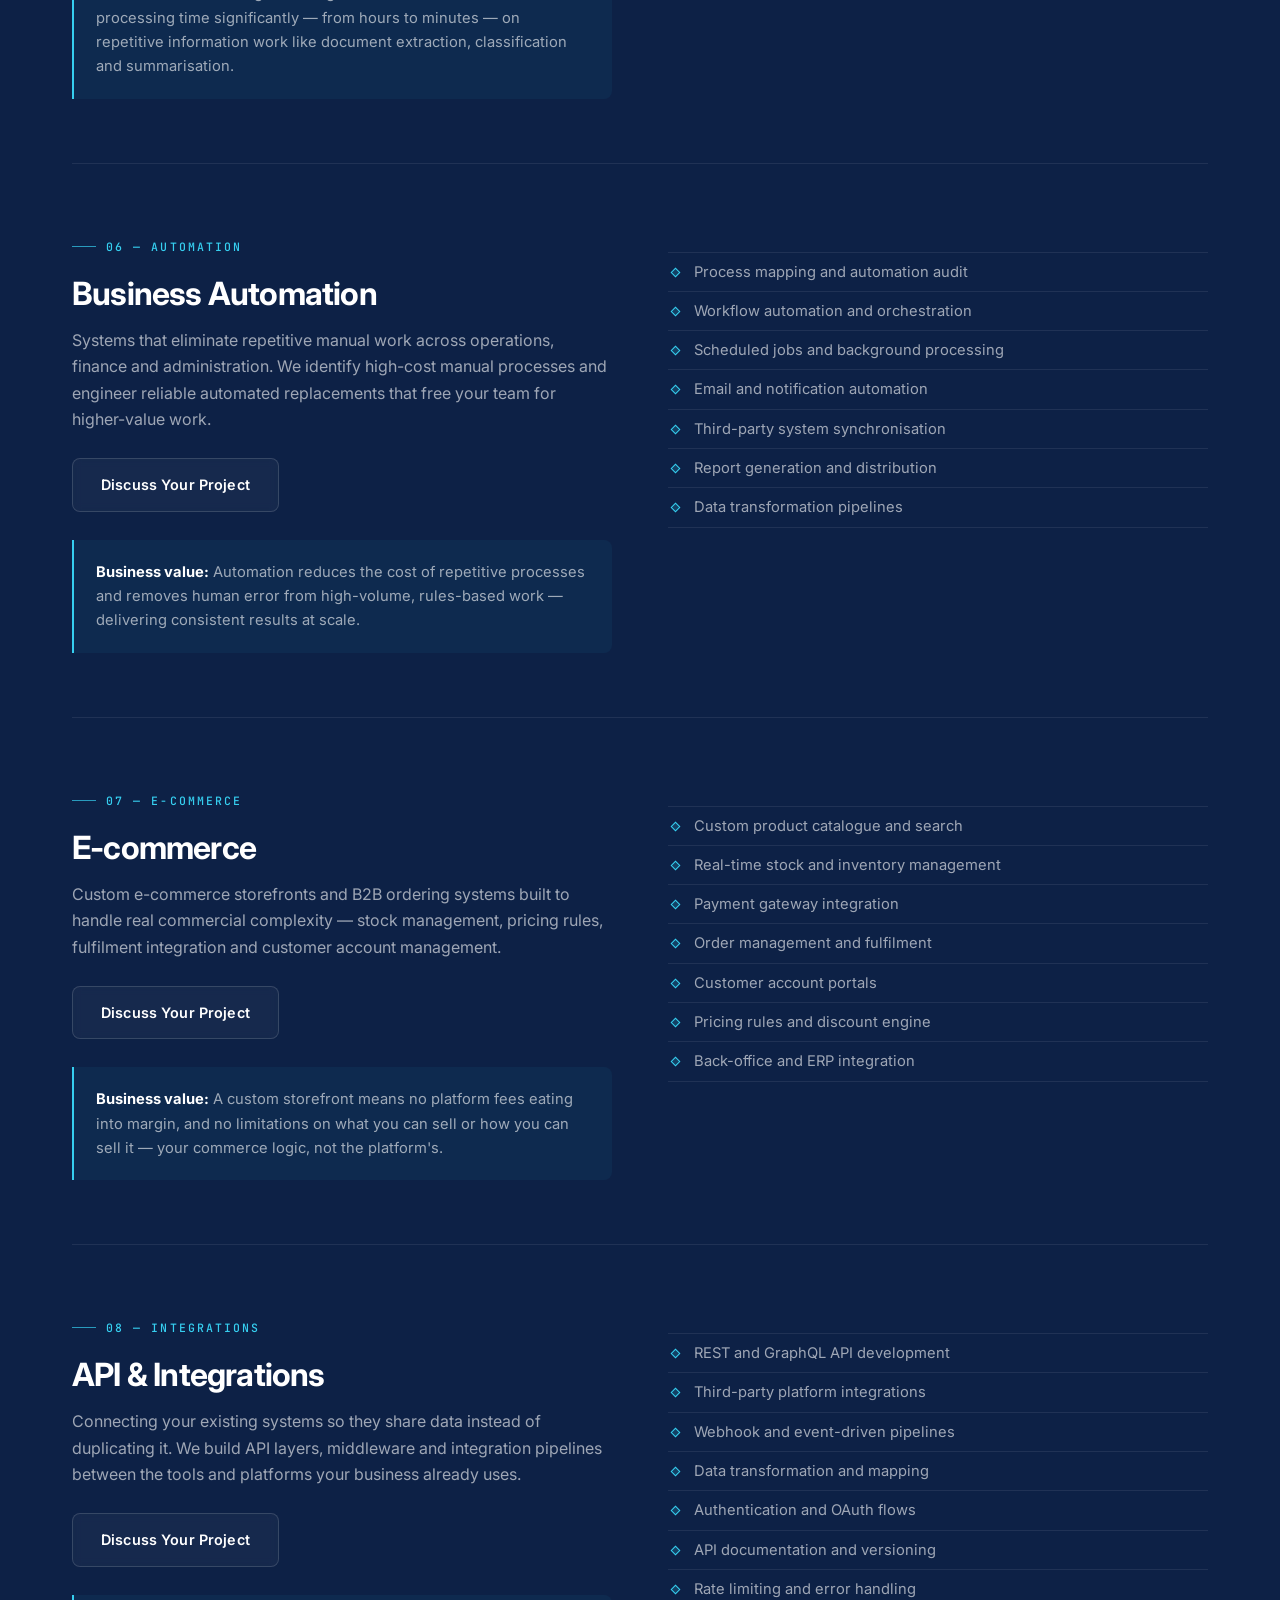
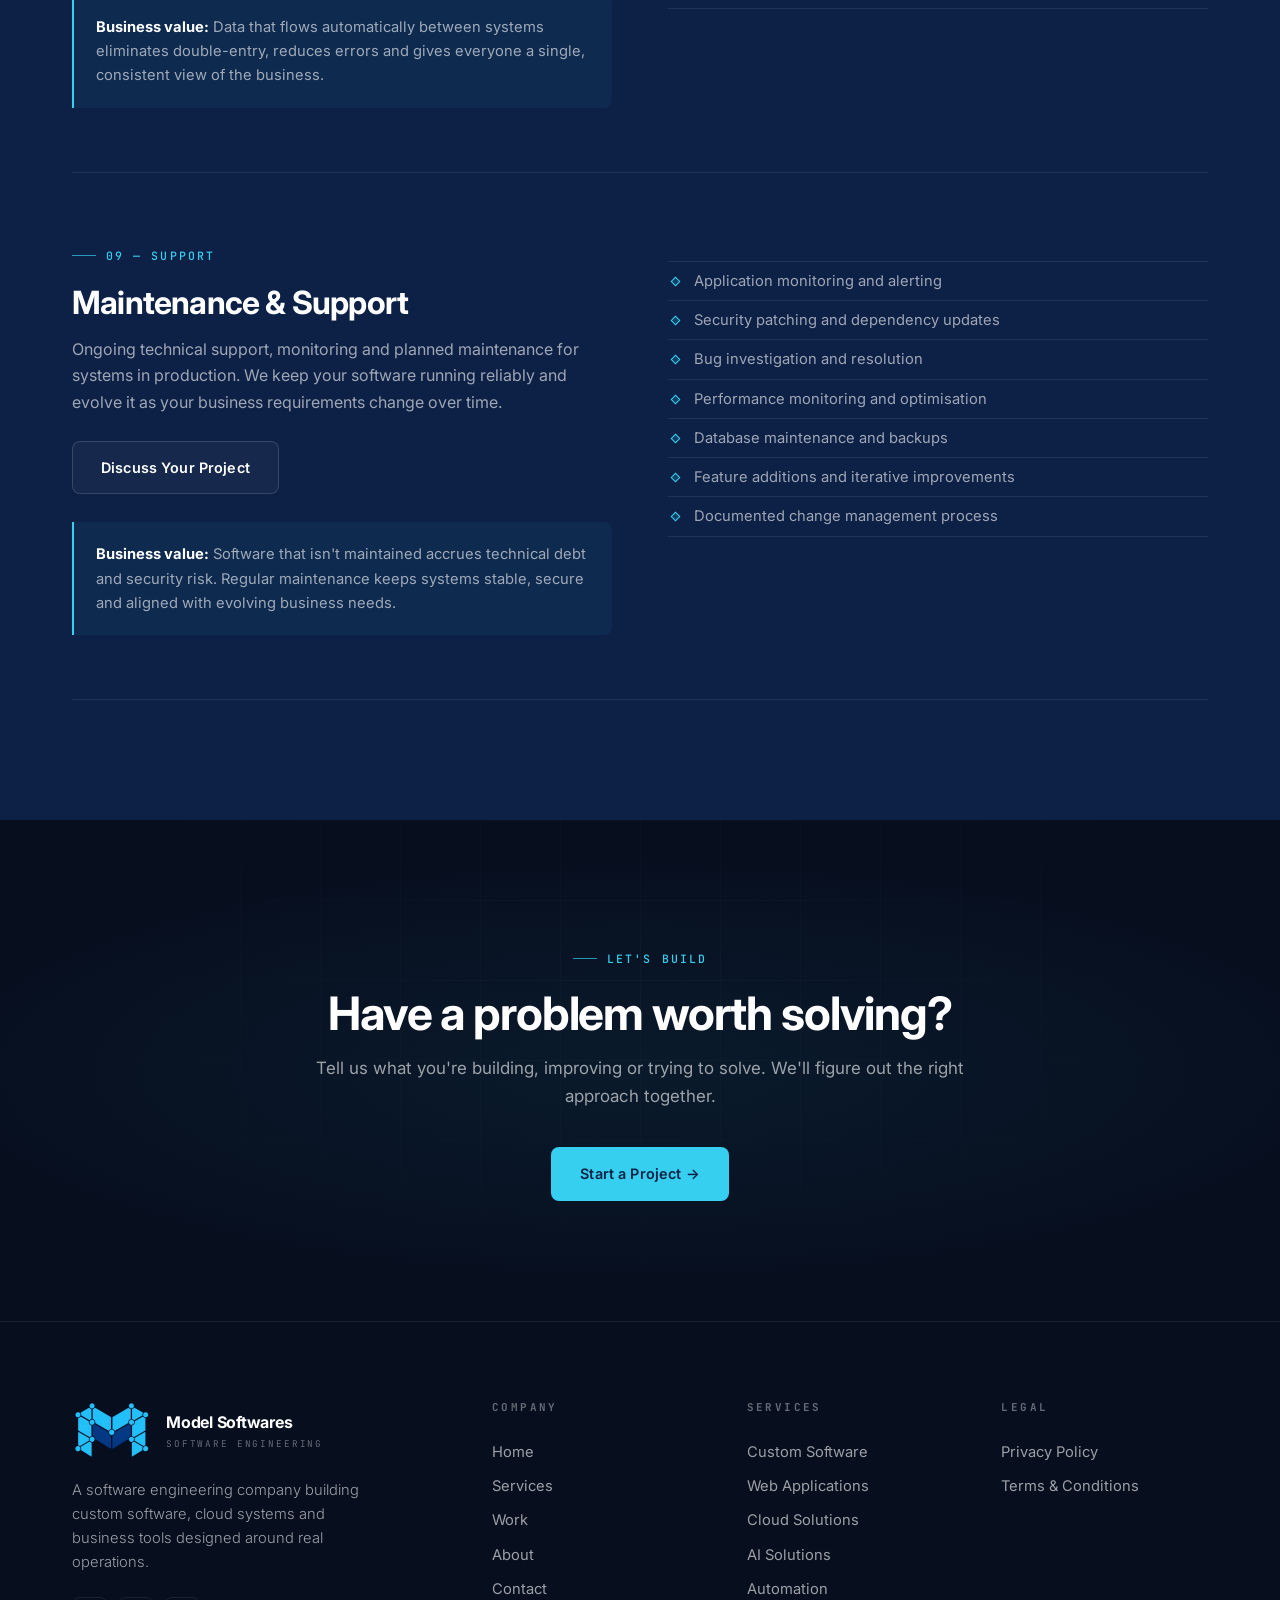
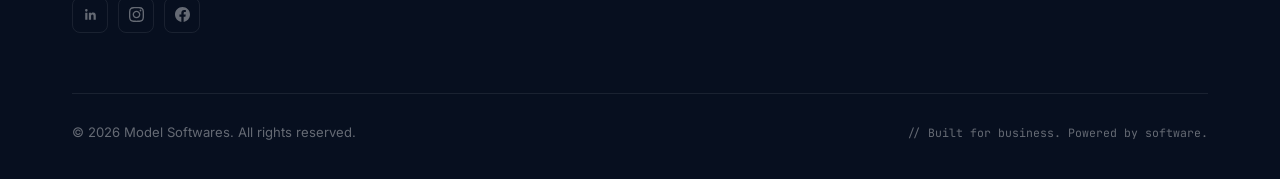
<file: services.html>
<!DOCTYPE html>
<html lang="en">

<head>
  <meta charset="utf-8">
  <meta name="viewport" content="width=device-width, initial-scale=1">
  <title>Services — Model Softwares</title>
  <meta name="description"
    content="Custom software, cloud systems, web applications, AI solutions and business automation services from Model Softwares.">
  <meta name="theme-color" content="#070f1f">
  <meta property="og:type" content="website">
  <meta property="og:title" content="Services — Model Softwares">
  <meta property="og:description" content="Engineering services covering the full lifecycle of a business system.">
  <meta property="og:image" content="images/newlogo.png">
  <link rel="icon" href="favicon.svg" type="image/svg+xml">
  <link rel="icon" href="images/newlogo-display.png" type="image/png">
  <link rel="stylesheet" href="css/style.css">
</head>

<body>

  <div class="scroll-progress" aria-hidden="true"></div>

  <header class="site-header">
    <div class="wrap">
      <nav class="nav" aria-label="Main navigation">
        <a class="brand" href="index.html">
          <picture>
            <source srcset="images/newlogo-display.webp" type="image/webp">
            <img src="images/newlogo-display.png" alt="Model Softwares logo" width="80" height="58">
          </picture>

          <span>Model Softwares<small>Software Engineering</small></span>
        </a>
        <ul class="nav-links">
          <li><a href="index.html">Home</a></li>
          <li><a href="services.html" class="is-active">Services</a></li>
          <li><a href="work.html">Work</a></li>
          <li><a href="about.html">About</a></li>
          <li><a href="contact.html">Contact</a></li>
        </ul>
        <div class="nav-actions">
          <a class="btn btn--primary btn--sm" href="contact.html">Start a Project</a>
        </div>
        <button class="nav-toggle" type="button" aria-label="Toggle menu" aria-controls="mobile-menu"
          aria-expanded="false">
          <span></span><span></span><span></span>
        </button>
      </nav>
    </div>
    <div class="mobile-menu" id="mobile-menu">
      <ul>
        <li><a href="index.html">Home</a></li>
        <li><a href="services.html" class="is-active">Services</a></li>
        <li><a href="work.html">Work</a></li>
        <li><a href="about.html">About</a></li>
        <li><a href="contact.html">Contact</a></li>
      </ul>
      <div class="wrap"><a class="btn btn--primary" href="contact.html">Start a Project</a></div>
    </div>
  </header>

  <main>

    <!-- PAGE HERO -->
    <section class="page-hero">
      <div class="grid-lines" aria-hidden="true"></div>
      <div class="wrap">
        <div class="page-hero__inner">
          <span class="eyebrow">Services</span>
          <h1>What we build.</h1>
          <p>Nine engineering service areas covering the full lifecycle of a business system — from the first
            conversation to long-term support.</p>
        </div>
      </div>
    </section>

    <!-- SERVICE BLOCKS -->
    <section class="section">
      <div class="wrap">

        <!-- 01 Custom Software -->
        <div class="service-block reveal" id="custom-software">
          <div class="service-block__head">
            <span class="eyebrow">01 — Custom Software</span>
            <h2>Custom Software Development</h2>
            <p>Purpose-built software designed around your exact business processes. When off-the-shelf products don't
              fit the way your business operates, we engineer a solution that does.</p>
            <p>We cover the full development lifecycle — requirements, architecture, build, test, deployment and ongoing
              support.</p>
            <a class="btn btn--ghost" href="contact.html" style="margin-top: 8px;">Discuss Your Project</a>
            <div class="value-note">
              <p><strong style="color: var(--pure-white);">Business value:</strong> Software that fits your process
                reduces training time, minimises errors and gives your team tools they'll actually use — rather than
                work around.</p>
            </div>
          </div>
          <div>
            <ul class="checklist">
              <li>Full requirements and scoping workshop</li>
              <li>System architecture and technical design</li>
              <li>Iterative build with regular review checkpoints</li>
              <li>Automated and manual testing</li>
              <li>Deployment and infrastructure setup</li>
              <li>Documentation and knowledge transfer</li>
              <li>Post-launch support and maintenance</li>
            </ul>
          </div>
        </div>

        <!-- 02 Web Development -->
        <div class="service-block reveal" id="web">
          <div class="service-block__head">
            <span class="eyebrow">02 — Web Development</span>
            <h2>Web Development</h2>
            <p>Professional websites engineered for performance, accessibility and search visibility. From corporate
              sites to marketing platforms, built to represent your business credibly and convert visitors into
              enquiries.</p>
            <a class="btn btn--ghost" href="contact.html" style="margin-top: 8px;">Discuss Your Project</a>
            <div class="value-note">
              <p><strong style="color: var(--pure-white);">Business value:</strong> A well-built website is often the
                first impression of your business. Poor performance or poor design costs you credibility and conversions
                before the conversation even starts.</p>
            </div>
          </div>
          <div>
            <ul class="checklist">
              <li>Responsive, mobile-first design</li>
              <li>Performance and Core Web Vitals optimisation</li>
              <li>SEO-ready markup and metadata</li>
              <li>Accessibility compliance (WCAG 2.1)</li>
              <li>Content management system integration</li>
              <li>Analytics and conversion tracking</li>
              <li>Hosting and domain setup</li>
            </ul>
          </div>
        </div>

        <!-- 03 Web Applications -->
        <div class="service-block reveal" id="web-apps">
          <div class="service-block__head">
            <span class="eyebrow">03 — Web Applications</span>
            <h2>Web Applications</h2>
            <p>Interactive, data-driven web applications built for internal teams or external customers. From dashboards
              and portals to complex workflow tools — engineered for the web, accessible anywhere.</p>
            <a class="btn btn--ghost" href="contact.html" style="margin-top: 8px;">Discuss Your Project</a>
            <div class="value-note">
              <p><strong style="color: var(--pure-white);">Business value:</strong> Web-based tools remove the friction
                of desktop software distribution. Your team gets access from any device, and updates happen instantly
                without manual installs.</p>
            </div>
          </div>
          <div>
            <ul class="checklist">
              <li>User authentication and access control</li>
              <li>Real-time data and live updates</li>
              <li>Complex form handling and validation</li>
              <li>API integrations with third-party services</li>
              <li>Role-based dashboards and reporting</li>
              <li>Data export (PDF, CSV, Excel)</li>
              <li>Audit logging and activity history</li>
            </ul>
          </div>
        </div>

        <!-- 04 Cloud Solutions -->
        <div class="service-block reveal" id="cloud">
          <div class="service-block__head">
            <span class="eyebrow">04 — Cloud Solutions</span>
            <h2>Cloud Solutions</h2>
            <p>Cloud infrastructure and managed hosting designed for reliability, scalability and cost efficiency.
              Whether you're migrating an existing system or building cloud-native from the start, we handle the
              architecture and operations.</p>
            <a class="btn btn--ghost" href="contact.html" style="margin-top: 8px;">Discuss Your Project</a>
            <div class="value-note">
              <p><strong style="color: var(--pure-white);">Business value:</strong> Properly architected cloud
                infrastructure eliminates single points of failure, scales automatically under load and reduces the
                operational overhead of managing on-premises servers.</p>
            </div>
          </div>
          <div>
            <ul class="checklist">
              <li>Cloud architecture design (AWS / Azure)</li>
              <li>Infrastructure as code (IaC)</li>
              <li>Containerisation and orchestration</li>
              <li>Auto-scaling and load balancing</li>
              <li>Managed databases and storage</li>
              <li>CDN and edge delivery setup</li>
              <li>Monitoring, alerting and incident response</li>
            </ul>
          </div>
        </div>

        <!-- 05 AI Solutions -->
        <div class="service-block reveal" id="ai">
          <div class="service-block__head">
            <span class="eyebrow">05 — AI Solutions</span>
            <h2>AI Solutions</h2>
            <p>Practical AI integrations built around real business use cases — not AI for the sake of it. Document
              processing, intelligent automation, natural language interfaces and predictive tooling, connected to your
              existing systems.</p>
            <a class="btn btn--ghost" href="contact.html" style="margin-top: 8px;">Discuss Your Project</a>
            <div class="value-note">
              <p><strong style="color: var(--pure-white);">Business value:</strong> The right AI integration can reduce
                manual processing time significantly — from hours to minutes — on repetitive information work like
                document extraction, classification and summarisation.</p>
            </div>
          </div>
          <div>
            <ul class="checklist">
              <li>LLM integration and prompt engineering</li>
              <li>Document processing and extraction</li>
              <li>Intelligent search and retrieval (RAG)</li>
              <li>Natural language interfaces</li>
              <li>Classification and categorisation pipelines</li>
              <li>AI-assisted workflow automation</li>
              <li>Model evaluation and quality assurance</li>
            </ul>
          </div>
        </div>

        <!-- 06 Business Automation -->
        <div class="service-block reveal" id="automation">
          <div class="service-block__head">
            <span class="eyebrow">06 — Automation</span>
            <h2>Business Automation</h2>
            <p>Systems that eliminate repetitive manual work across operations, finance and administration. We identify
              high-cost manual processes and engineer reliable automated replacements that free your team for
              higher-value work.</p>
            <a class="btn btn--ghost" href="contact.html" style="margin-top: 8px;">Discuss Your Project</a>
            <div class="value-note">
              <p><strong style="color: var(--pure-white);">Business value:</strong> Automation reduces the cost of
                repetitive processes and removes human error from high-volume, rules-based work — delivering consistent
                results at scale.</p>
            </div>
          </div>
          <div>
            <ul class="checklist">
              <li>Process mapping and automation audit</li>
              <li>Workflow automation and orchestration</li>
              <li>Scheduled jobs and background processing</li>
              <li>Email and notification automation</li>
              <li>Third-party system synchronisation</li>
              <li>Report generation and distribution</li>
              <li>Data transformation pipelines</li>
            </ul>
          </div>
        </div>

        <!-- 07 E-commerce -->
        <div class="service-block reveal" id="ecommerce">
          <div class="service-block__head">
            <span class="eyebrow">07 — E-commerce</span>
            <h2>E-commerce</h2>
            <p>Custom e-commerce storefronts and B2B ordering systems built to handle real commercial complexity — stock
              management, pricing rules, fulfilment integration and customer account management.</p>
            <a class="btn btn--ghost" href="contact.html" style="margin-top: 8px;">Discuss Your Project</a>
            <div class="value-note">
              <p><strong style="color: var(--pure-white);">Business value:</strong> A custom storefront means no
                platform fees eating into margin, and no limitations on what you can sell or how you can sell it — your
                commerce logic, not the platform's.</p>
            </div>
          </div>
          <div>
            <ul class="checklist">
              <li>Custom product catalogue and search</li>
              <li>Real-time stock and inventory management</li>
              <li>Payment gateway integration</li>
              <li>Order management and fulfilment</li>
              <li>Customer account portals</li>
              <li>Pricing rules and discount engine</li>
              <li>Back-office and ERP integration</li>
            </ul>
          </div>
        </div>

        <!-- 08 API & Integrations -->
        <div class="service-block reveal" id="integrations">
          <div class="service-block__head">
            <span class="eyebrow">08 — Integrations</span>
            <h2>API &amp; Integrations</h2>
            <p>Connecting your existing systems so they share data instead of duplicating it. We build API layers,
              middleware and integration pipelines between the tools and platforms your business already uses.</p>
            <a class="btn btn--ghost" href="contact.html" style="margin-top: 8px;">Discuss Your Project</a>
            <div class="value-note">
              <p><strong style="color: var(--pure-white);">Business value:</strong> Data that flows automatically
                between systems eliminates double-entry, reduces errors and gives everyone a single, consistent view of
                the business.</p>
            </div>
          </div>
          <div>
            <ul class="checklist">
              <li>REST and GraphQL API development</li>
              <li>Third-party platform integrations</li>
              <li>Webhook and event-driven pipelines</li>
              <li>Data transformation and mapping</li>
              <li>Authentication and OAuth flows</li>
              <li>API documentation and versioning</li>
              <li>Rate limiting and error handling</li>
            </ul>
          </div>
        </div>

        <!-- 09 Maintenance & Support -->
        <div class="service-block reveal" id="support">
          <div class="service-block__head">
            <span class="eyebrow">09 — Support</span>
            <h2>Maintenance &amp; Support</h2>
            <p>Ongoing technical support, monitoring and planned maintenance for systems in production. We keep your
              software running reliably and evolve it as your business requirements change over time.</p>
            <a class="btn btn--ghost" href="contact.html" style="margin-top: 8px;">Discuss Your Project</a>
            <div class="value-note">
              <p><strong style="color: var(--pure-white);">Business value:</strong> Software that isn't maintained
                accrues technical debt and security risk. Regular maintenance keeps systems stable, secure and aligned
                with evolving business needs.</p>
            </div>
          </div>
          <div>
            <ul class="checklist">
              <li>Application monitoring and alerting</li>
              <li>Security patching and dependency updates</li>
              <li>Bug investigation and resolution</li>
              <li>Performance monitoring and optimisation</li>
              <li>Database maintenance and backups</li>
              <li>Feature additions and iterative improvements</li>
              <li>Documented change management process</li>
            </ul>
          </div>
        </div>

      </div>
    </section>

    <!-- CTA -->
    <section class="cta">
      <div class="grid-lines" aria-hidden="true"></div>
      <div class="wrap">
        <div class="cta__inner reveal">
          <span class="eyebrow" style="justify-content: center;">Let's build</span>
          <h2>Have a problem worth solving?</h2>
          <p>Tell us what you're building, improving or trying to solve. We'll figure out the right approach together.
          </p>
          <a class="btn btn--primary" href="contact.html">Start a Project →</a>
        </div>
      </div>
    </section>

  </main>

  <footer class="site-footer">
    <div class="wrap">
      <div class="footer-grid">
        <div class="footer-about">
          <a class="brand" href="index.html">
            <picture>
              <source srcset="images/newlogo-display.webp" type="image/webp">
              <img src="images/newlogo-display.png" alt="Model Softwares logo" width="80" height="58">
            </picture>

            <span>Model Softwares<small>Software Engineering</small></span>
          </a>
          <p>A software engineering company building custom software, cloud systems and business tools designed around
            real operations.</p>
          <div class="footer-social">
            <a href="https://www.linkedin.com/company/model-softwares/" target="_blank" rel="noopener noreferrer"
              aria-label="LinkedIn">
              <svg viewBox="0 0 24 24" fill="currentColor">
                <path
                  d="M20.45 20.45h-3.55v-5.57c0-1.33-.03-3.04-1.85-3.04-1.85 0-2.13 1.45-2.13 2.94v5.67H9.37V9h3.41v1.56h.05c.47-.9 1.63-1.85 3.36-1.85 3.59 0 4.26 2.37 4.26 5.44v6.3zM5.34 7.43a2.06 2.06 0 110-4.12 2.06 2.06 0 010 4.12zM3.56 20.45h3.56V9H3.56v11.45z" />
              </svg>
            </a>
            <a href="https://www.instagram.com/modelsoftwares/" target="_blank" rel="noopener noreferrer"
              aria-label="Instagram">
              <svg viewBox="0 0 24 24" fill="currentColor">
                <path
                  d="M12 2.163c3.204 0 3.584.012 4.85.07 3.252.148 4.771 1.691 4.919 4.919.058 1.265.069 1.645.069 4.849 0 3.205-.012 3.584-.069 4.849-.149 3.225-1.664 4.771-4.919 4.919-1.266.058-1.644.07-4.85.07-3.204 0-3.584-.012-4.849-.07-3.26-.149-4.771-1.699-4.919-4.92-.058-1.265-.07-1.644-.07-4.849 0-3.204.013-3.583.07-4.849.149-3.227 1.664-4.771 4.919-4.919 1.266-.057 1.645-.069 4.849-.069zm0-2.163c-3.259 0-3.667.014-4.947.072-4.358.2-6.78 2.618-6.98 6.98-.059 1.281-.073 1.689-.073 4.948 0 3.259.014 3.668.072 4.948.2 4.358 2.618 6.78 6.98 6.98 1.281.058 1.689.072 4.948.072 3.259 0 3.668-.014 4.948-.072 4.354-.2 6.782-2.618 6.979-6.98.059-1.28.073-1.689.073-4.948 0-3.259-.014-3.667-.072-4.947-.196-4.354-2.617-6.78-6.979-6.98-1.281-.059-1.69-.073-4.949-.073zm0 5.838c-3.403 0-6.162 2.759-6.162 6.162s2.759 6.163 6.162 6.163 6.162-2.759 6.162-6.163c0-3.403-2.759-6.162-6.162-6.162zm0 10.162c-2.209 0-4-1.79-4-4 0-2.209 1.791-4 4-4s4 1.791 4 4c0 2.21-1.791 4-4 4zm6.406-11.845c-.796 0-1.441.645-1.441 1.44s.645 1.44 1.441 1.44c.795 0 1.439-.645 1.439-1.44s-.644-1.44-1.439-1.44z" />
              </svg>
            </a>
            <a href="https://www.facebook.com/profile.php?id=61594095338224#" target="_blank" rel="noopener noreferrer"
              aria-label="Facebook">
              <svg viewBox="0 0 24 24" fill="currentColor">
                <path
                  d="M24 12.073c0-6.627-5.373-12-12-12s-12 5.373-12 12c0 5.99 4.388 10.954 10.125 11.854v-8.385H7.078v-3.47h3.047V9.43c0-3.007 1.792-4.669 4.533-4.669 1.312 0 2.686.235 2.686.235v2.953H15.83c-1.491 0-1.956.925-1.956 1.874v2.25h3.328l-.532 3.47h-2.796v8.385C19.612 23.027 24 18.062 24 12.073z" />
              </svg>
            </a>
          </div>
        </div>
        <div>
          <h4>Company</h4>
          <ul>
            <li><a href="index.html">Home</a></li>
            <li><a href="services.html">Services</a></li>
            <li><a href="work.html">Work</a></li>
            <li><a href="about.html">About</a></li>
            <li><a href="contact.html">Contact</a></li>
          </ul>
        </div>
        <div>
          <h4>Services</h4>
          <ul>
            <li><a href="services.html#custom-software">Custom Software</a></li>
            <li><a href="services.html#web-apps">Web Applications</a></li>
            <li><a href="services.html#cloud">Cloud Solutions</a></li>
            <li><a href="services.html#ai">AI Solutions</a></li>
            <li><a href="services.html#automation">Automation</a></li>
          </ul>
        </div>
        <div>
          <h4>Legal</h4>
          <ul>
            <li><a href="#">Privacy Policy</a></li>
            <li><a href="#">Terms &amp; Conditions</a></li>
          </ul>
        </div>
      </div>
      <div class="footer-bottom">
        <span>&copy; <span id="year">2026</span> Model Softwares. All rights reserved.</span>
        <span class="mono">// Built for business. Powered by software.</span>
      </div>
    </div>
  </footer>

  <script src="js/script.js"></script>

  <!-- Cloudflare Web Analytics -->
  <script type='module' src='https://static.cloudflareinsights.com/beacon.min.js'
    data-cf-beacon='{"token": "9b3af0b198184dc3a34458d3245c5061"}'></script><!-- End Cloudflare Web Analytics -->

</body>

</html>
</file>
<file: css/style.css>
/* ==========================================================================
   Model Softwares — Premium Design System
   Palette: Tech Navy / Electric Cyan / Carbon Grey / Pure White
   Fonts: Inter (body) + JetBrains Mono (accents)
   ========================================================================== */

@import url('https://fonts.googleapis.com/css2?family=Inter:wght@300;400;500;600;700;900&family=JetBrains+Mono:wght@400;500;700&display=swap');

/* ---------- custom properties ---------- */
:root {
  /* Brand palette */
  --tech-navy: #0d2146;
  --electric-cyan: #36cff0;
  --carbon-grey: #1e2535;
  --pure-white: #ffffff;

  /* Extended palette */
  --navy-deep: #070f1f;
  --navy-mid: #0a1a36;
  --navy-soft: #122c5a;
  --navy-glass: rgba(13, 33, 70, 0.72);
  --cyan-dim: rgba(54, 207, 240, 0.18);
  --cyan-glow: rgba(54, 207, 240, 0.35);
  --cyan-bright: #5ddaf4;
  --grey-line: rgba(255, 255, 255, 0.08);
  --grey-line-mid: rgba(255, 255, 255, 0.14);
  --text-muted: rgba(255, 255, 255, 0.60);
  --text-faint: rgba(255, 255, 255, 0.38);
  --error: #ff6b6b;

  /* Typography */
  --font: 'Inter', 'Helvetica Neue', Arial, sans-serif;
  --font-mono: 'JetBrains Mono', 'Fira Code', 'Courier New', monospace;

  /* Layout */
  --wrap: 1200px;
  --section-y: 120px;
  --radius: 8px;
  --radius-lg: 14px;
  --radius-xl: 20px;

  /* Shadows */
  --shadow-sm: 0 4px 16px rgba(0, 0, 0, 0.24);
  --shadow: 0 16px 40px rgba(0, 0, 0, 0.36);
  --shadow-lg: 0 32px 64px rgba(0, 0, 0, 0.48);
  --shadow-cyan: 0 0 32px rgba(54, 207, 240, 0.20);

  /* Transitions */
  --ease: cubic-bezier(0.25, 0.46, 0.45, 0.94);
  --ease-out: cubic-bezier(0.16, 1, 0.3, 1);
  --ease-spring: cubic-bezier(0.34, 1.56, 0.64, 1);
}

/* ---------- base reset ---------- */
*,
*::before,
*::after {
  box-sizing: border-box;
}

html {
  scroll-behavior: smooth;
  -webkit-text-size-adjust: 100%;
}

body {
  margin: 0;
  font-family: var(--font);
  font-size: 16px;
  line-height: 1.65;
  color: var(--pure-white);
  background: var(--tech-navy);
  -webkit-font-smoothing: antialiased;
  -moz-osx-font-smoothing: grayscale;
  overflow-x: hidden;
}

img {
  max-width: 100%;
  display: block;
}

a {
  color: var(--electric-cyan);
  text-decoration: none;
  transition: color 0.2s var(--ease), opacity 0.2s var(--ease);
}

a:hover {
  color: var(--cyan-bright);
}

h1,
h2,
h3,
h4 {
  margin: 0 0 0.6em;
  font-weight: 700;
  line-height: 1.1;
  letter-spacing: -0.025em;
}

h1 {
  font-size: clamp(2.6rem, 6vw, 4.4rem);
  font-weight: 900;
}

h2 {
  font-size: clamp(2rem, 3.6vw, 3rem);
}

h3 {
  font-size: clamp(1.1rem, 1.8vw, 1.25rem);
}

h4 {
  font-size: 0.9rem;
}

p {
  margin: 0 0 1.1em;
  color: var(--text-muted);
}

ul {
  margin: 0;
  padding: 0;
  list-style: none;
}

/* ---------- scroll progress bar ---------- */
.scroll-progress {
  position: fixed;
  top: 0;
  left: 0;
  width: 100%;
  height: 2px;
  background: transparent;
  z-index: 200;
  transform-origin: left;
  transform: scaleX(0);
}

.scroll-progress::after {
  content: '';
  position: absolute;
  inset: 0;
  background: linear-gradient(90deg, var(--electric-cyan), var(--cyan-bright));
  box-shadow: 0 0 12px var(--electric-cyan);
}

/* ---------- layout helpers ---------- */
.wrap {
  width: 100%;
  max-width: var(--wrap);
  margin: 0 auto;
  padding: 0 32px;
}

.section {
  padding: var(--section-y) 0;
  position: relative;
  overflow: hidden;
}

.section--dark {
  background: var(--navy-mid);
}

.section--deeper {
  background: var(--navy-deep);
}

.section--carbon {
  background: var(--carbon-grey);
}

.section-head {
  max-width: 720px;
  margin-bottom: 64px;
}

.section-head--center {
  max-width: 640px;
  margin-left: auto;
  margin-right: auto;
  text-align: center;
}

/* ---------- eyebrow / labels ---------- */
.eyebrow {
  display: inline-flex;
  align-items: center;
  gap: 10px;
  margin-bottom: 20px;
  font-family: var(--font-mono);
  font-size: 0.72rem;
  font-weight: 500;
  letter-spacing: 0.18em;
  text-transform: uppercase;
  color: var(--electric-cyan);
}

.eyebrow::before {
  content: '';
  display: block;
  width: 24px;
  height: 1px;
  background: var(--electric-cyan);
  opacity: 0.7;
}

.lead {
  font-size: 1.1rem;
  font-weight: 300;
  color: var(--text-muted);
  line-height: 1.75;
}

/* ---------- grid system ---------- */
.grid {
  display: grid;
  gap: 24px;
}

.grid--2 {
  grid-template-columns: repeat(2, 1fr);
}

.grid--3 {
  grid-template-columns: repeat(3, 1fr);
}

.grid--4 {
  grid-template-columns: repeat(4, 1fr);
}

/* ---------- decorative backgrounds ---------- */
.grid-lines {
  position: absolute;
  inset: 0;
  pointer-events: none;
  background-image:
    linear-gradient(var(--grey-line) 1px, transparent 1px),
    linear-gradient(90deg, var(--grey-line) 1px, transparent 1px);
  background-size: 80px 80px;
  opacity: 0.6;
  mask-image: radial-gradient(ellipse at 50% 30%, #000 0%, transparent 72%);
}

.noise-overlay {
  position: absolute;
  inset: 0;
  pointer-events: none;
  opacity: 0.03;
  background-image: url("data:image/svg+xml,%3Csvg viewBox='0 0 256 256' xmlns='http://www.w3.org/2000/svg'%3E%3Cfilter id='noise'%3E%3CfeTurbulence type='fractalNoise' baseFrequency='0.9' numOctaves='4' stitchTiles='stitch'/%3E%3C/filter%3E%3Crect width='100%25' height='100%25' filter='url(%23noise)'/%3E%3C/svg%3E");
  background-size: 200px 200px;
}

/* ---------- buttons ---------- */
.btn {
  display: inline-flex;
  align-items: center;
  gap: 10px;
  padding: 14px 28px;
  border: 1px solid transparent;
  border-radius: var(--radius);
  font-family: var(--font);
  font-size: 0.9rem;
  font-weight: 600;
  letter-spacing: 0.01em;
  cursor: pointer;
  transition:
    transform 0.2s var(--ease-spring),
    background 0.2s var(--ease),
    border-color 0.2s var(--ease),
    color 0.2s var(--ease),
    box-shadow 0.2s var(--ease);
  position: relative;
  overflow: hidden;
  white-space: nowrap;
}

.btn::after {
  content: '';
  position: absolute;
  inset: 0;
  background: rgba(255, 255, 255, 0.06);
  opacity: 0;
  transition: opacity 0.2s var(--ease);
}

.btn:hover::after {
  opacity: 1;
}

.btn:active {
  transform: scale(0.97) !important;
}

.btn--primary {
  background: var(--electric-cyan);
  color: var(--tech-navy);
  box-shadow: 0 0 0 0 var(--cyan-glow);
}

.btn--primary:hover {
  background: var(--cyan-bright);
  color: var(--navy-deep);
  transform: translateY(-2px);
  box-shadow: var(--shadow-cyan);
}

.btn--ghost {
  border-color: var(--grey-line-mid);
  color: var(--pure-white);
  background: rgba(255, 255, 255, 0.04);
  backdrop-filter: blur(4px);
}

.btn--ghost:hover {
  border-color: var(--electric-cyan);
  color: var(--electric-cyan);
  transform: translateY(-2px);
  background: var(--cyan-dim);
}

.btn--sm {
  padding: 10px 20px;
  font-size: 0.84rem;
}

.link-more {
  display: inline-flex;
  align-items: center;
  gap: 8px;
  font-size: 0.86rem;
  font-weight: 600;
  color: var(--electric-cyan);
  letter-spacing: 0.01em;
  transition: gap 0.2s var(--ease), color 0.2s var(--ease);
}

.link-more:hover {
  gap: 14px;
  color: var(--cyan-bright);
}

/* ---------- header / navigation ---------- */
.site-header {
  position: sticky;
  top: 0;
  z-index: 100;
  background: rgba(7, 15, 31, 0.75);
  border-bottom: 1px solid var(--grey-line);
  backdrop-filter: blur(16px);
  -webkit-backdrop-filter: blur(16px);
  transition: background 0.3s var(--ease), border-color 0.3s var(--ease);
}

.site-header.scrolled {
  background: rgba(7, 15, 31, 0.92);
  border-bottom-color: var(--grey-line-mid);
}

.nav {
  display: flex;
  align-items: center;
  justify-content: space-between;
  gap: 24px;
  height: 72px;
}

.brand {
  display: flex;
  align-items: center;
  gap: 14px;
  color: var(--pure-white);
  font-weight: 700;
  letter-spacing: -0.015em;
  flex-shrink: 0;
}

.brand:hover {
  color: var(--pure-white);
}

.brand img {
  width: 80px;
  height: auto;
  object-fit: contain;
}

.brand span small {
  display: block;
  font-family: var(--font-mono);
  font-size: 0.58rem;
  font-weight: 400;
  letter-spacing: 0.2em;
  text-transform: uppercase;
  color: var(--text-faint);
  margin-top: 2px;
}

.nav-links {
  display: flex;
  align-items: center;
  gap: 6px;
  margin-left: auto;
}

.nav-links a {
  position: relative;
  padding: 6px 14px;
  font-size: 0.88rem;
  font-weight: 500;
  color: var(--text-muted);
  border-radius: var(--radius);
  transition: color 0.2s var(--ease), background 0.2s var(--ease);
}

.nav-links a:hover {
  color: var(--pure-white);
  background: rgba(255, 255, 255, 0.06);
}

.nav-links a.is-active {
  color: var(--electric-cyan);
  background: var(--cyan-dim);
}

.nav-actions {
  display: flex;
  align-items: center;
  gap: 12px;
  flex-shrink: 0;
}

.nav-actions .login {
  font-size: 0.88rem;
  font-weight: 500;
  color: var(--text-muted);
  padding: 6px 12px;
  border-radius: var(--radius);
  transition: color 0.2s var(--ease), background 0.2s var(--ease);
}

.nav-actions .login:hover {
  color: var(--pure-white);
  background: rgba(255, 255, 255, 0.06);
}

.nav-actions .btn {
  padding: 9px 20px;
  font-size: 0.86rem;
}

.nav-toggle {
  display: none;
  width: 40px;
  height: 36px;
  padding: 8px;
  background: transparent;
  border: 1px solid var(--grey-line-mid);
  border-radius: var(--radius);
  cursor: pointer;
  flex-direction: column;
  justify-content: space-between;
  flex-shrink: 0;
}

.nav-toggle span {
  display: block;
  height: 1.5px;
  background: var(--pure-white);
  border-radius: 2px;
  transition: transform 0.28s var(--ease), opacity 0.2s var(--ease);
}

.nav-toggle[aria-expanded="true"] span:nth-child(1) {
  transform: translateY(8px) rotate(45deg);
}

.nav-toggle[aria-expanded="true"] span:nth-child(2) {
  opacity: 0;
  transform: scaleX(0);
}

.nav-toggle[aria-expanded="true"] span:nth-child(3) {
  transform: translateY(-8px) rotate(-45deg);
}

.mobile-menu {
  display: none;
  overflow: hidden;
  max-height: 0;
  border-top: 1px solid transparent;
  background: rgba(7, 15, 31, 0.97);
  transition: max-height 0.4s var(--ease-out), border-color 0.3s var(--ease);
  backdrop-filter: blur(16px);
}

.mobile-menu.is-open {
  max-height: 500px;
  border-top-color: var(--grey-line);
}

.mobile-menu ul {
  padding: 16px 24px 24px;
}

.mobile-menu li+li {
  border-top: 1px solid var(--grey-line);
}

.mobile-menu a {
  display: block;
  padding: 14px 0;
  color: var(--text-muted);
  font-size: 0.96rem;
  font-weight: 500;
  transition: color 0.2s var(--ease);
}

.mobile-menu a:hover,
.mobile-menu a.is-active {
  color: var(--electric-cyan);
}

.mobile-menu .wrap {
  padding-bottom: 24px;
}

.mobile-menu .btn {
  width: 100%;
  justify-content: center;
  margin-top: 16px;
}

/* ---------- hero ---------- */
.hero {
  position: relative;
  min-height: 100svh;
  display: flex;
  align-items: center;
  background: var(--navy-deep);
  overflow: hidden;
}

.hero__canvas-wrap {
  position: absolute;
  inset: 0;
  z-index: 0;
}

.hero__canvas-wrap canvas {
  display: block;
  width: 100%;
  height: 100%;
}

/* Static fallback gradient (shown when 3D not loaded or not supported) */
.hero__fallback {
  position: absolute;
  inset: 0;
  background:
    radial-gradient(ellipse 80% 60% at 70% 50%, rgba(54, 207, 240, 0.07) 0%, transparent 60%),
    radial-gradient(ellipse 60% 80% at 20% 80%, rgba(18, 44, 90, 0.6) 0%, transparent 60%);
  z-index: 0;
}

.hero__vignette {
  position: absolute;
  inset: 0;
  z-index: 1;
  pointer-events: none;
  background:
    radial-gradient(ellipse 100% 100% at 50% 50%, transparent 40%, var(--navy-deep) 100%),
    linear-gradient(to bottom, transparent 60%, var(--navy-deep) 100%);
}

.hero .grid-lines {
  z-index: 1;
  opacity: 0.3;
}

.hero .wrap {
  position: relative;
  z-index: 2;
  padding-top: 80px;
  padding-bottom: 80px;
}

.hero__inner {
  max-width: 820px;
}

.hero__eyebrow {
  display: inline-flex;
  align-items: center;
  gap: 10px;
  margin-bottom: 28px;
  font-family: var(--font-mono);
  font-size: 0.72rem;
  font-weight: 500;
  letter-spacing: 0.2em;
  text-transform: uppercase;
  color: var(--electric-cyan);
  opacity: 0;
  transform: translateY(12px);
  transition: opacity 0.6s var(--ease-out), transform 0.6s var(--ease-out);
}

.hero__eyebrow.is-visible {
  opacity: 1;
  transform: none;
}

.hero__eyebrow-dot {
  display: inline-block;
  width: 6px;
  height: 6px;
  border-radius: 50%;
  background: var(--electric-cyan);
  animation: pulse-dot 2s ease-in-out infinite;
}

@keyframes pulse-dot {

  0%,
  100% {
    opacity: 1;
    transform: scale(1);
  }

  50% {
    opacity: 0.4;
    transform: scale(0.6);
  }
}

.hero__cursor {
  display: inline-block;
  width: 2px;
  height: 1em;
  background: var(--electric-cyan);
  margin-left: 2px;
  vertical-align: middle;
  animation: blink-cursor 1s step-end infinite;
}

@keyframes blink-cursor {

  0%,
  100% {
    opacity: 1;
  }

  50% {
    opacity: 0;
  }
}

.hero h1 {
  margin-bottom: 28px;
  opacity: 0;
  transform: translateY(20px);
  transition: opacity 0.7s var(--ease-out) 0.1s, transform 0.7s var(--ease-out) 0.1s;
}

.hero h1.is-visible {
  opacity: 1;
  transform: none;
}

.hero h1 .accent {
  color: var(--electric-cyan);
}

.hero__sub {
  max-width: 560px;
  font-size: 1.12rem;
  font-weight: 300;
  line-height: 1.75;
  color: var(--text-muted);
  margin-bottom: 40px;
  opacity: 0;
  transform: translateY(16px);
  transition: opacity 0.7s var(--ease-out) 0.2s, transform 0.7s var(--ease-out) 0.2s;
}

.hero__sub.is-visible {
  opacity: 1;
  transform: none;
}

.hero__cta {
  display: flex;
  flex-wrap: wrap;
  gap: 14px;
  margin-bottom: 64px;
  opacity: 0;
  transform: translateY(14px);
  transition: opacity 0.6s var(--ease-out) 0.32s, transform 0.6s var(--ease-out) 0.32s;
}

.hero__cta.is-visible {
  opacity: 1;
  transform: none;
}

.hero__meta {
  display: flex;
  flex-wrap: wrap;
  gap: 0;
  padding-top: 32px;
  border-top: 1px solid var(--grey-line);
  opacity: 0;
  transform: translateY(10px);
  transition: opacity 0.6s var(--ease-out) 0.44s, transform 0.6s var(--ease-out) 0.44s;
}

.hero__meta.is-visible {
  opacity: 1;
  transform: none;
}

.hero__meta-item {
  padding: 0 32px 0 0;
}

.hero__meta-item+.hero__meta-item {
  padding-left: 32px;
  border-left: 1px solid var(--grey-line-mid);
}

.hero__meta-item strong {
  display: block;
  font-family: var(--font-mono);
  font-size: 1.6rem;
  font-weight: 700;
  color: var(--pure-white);
  letter-spacing: -0.03em;
  line-height: 1;
  margin-bottom: 4px;
}

.hero__meta-item span {
  font-size: 0.75rem;
  font-weight: 400;
  letter-spacing: 0.1em;
  text-transform: uppercase;
  color: var(--text-faint);
}

/* ---------- page hero (inner pages) ---------- */
.page-hero {
  position: relative;
  padding: 100px 0 80px;
  background: var(--navy-deep);
  border-bottom: 1px solid var(--grey-line);
  overflow: hidden;
}

.page-hero .grid-lines {
  opacity: 0.4;
}

.page-hero__inner {
  position: relative;
  z-index: 2;
  max-width: 740px;
}

.page-hero__inner .eyebrow {
  margin-bottom: 16px;
}

.page-hero h1 {
  font-size: clamp(2.2rem, 5vw, 3.6rem);
  margin-bottom: 20px;
}

.page-hero p {
  font-size: 1.08rem;
  font-weight: 300;
  max-width: 560px;
}

/* ---------- cards ---------- */
.card {
  position: relative;
  padding: 32px 28px;
  background: var(--carbon-grey);
  border: 1px solid var(--grey-line);
  border-radius: var(--radius-lg);
  transition:
    transform 0.3s var(--ease-spring),
    border-color 0.3s var(--ease),
    box-shadow 0.3s var(--ease);
  overflow: hidden;
}

.card::before {
  content: '';
  position: absolute;
  top: 0;
  left: 0;
  right: 0;
  height: 1px;
  background: linear-gradient(90deg, transparent, var(--electric-cyan), transparent);
  opacity: 0;
  transition: opacity 0.3s var(--ease);
}

.card:hover {
  transform: translateY(-5px);
  border-color: rgba(54, 207, 240, 0.25);
  box-shadow: var(--shadow), 0 0 40px rgba(54, 207, 240, 0.06);
}

.card:hover::before {
  opacity: 1;
}

.card p {
  font-size: 0.94rem;
}

/* Card sweep effect */
.card::after {
  content: '';
  position: absolute;
  inset: 0;
  background: linear-gradient(135deg, rgba(54, 207, 240, 0.04) 0%, transparent 60%);
  opacity: 0;
  transition: opacity 0.4s var(--ease);
  pointer-events: none;
}

.card:hover::after {
  opacity: 1;
}

/* Service card specifics */
.card__num {
  font-family: var(--font-mono);
  font-size: 0.68rem;
  font-weight: 500;
  letter-spacing: 0.14em;
  color: var(--text-faint);
  margin-bottom: 20px;
}

.card__icon {
  display: flex;
  align-items: center;
  justify-content: center;
  width: 44px;
  height: 44px;
  margin-bottom: 22px;
  border: 1px solid var(--cyan-glow);
  border-radius: var(--radius);
  color: var(--electric-cyan);
  background: var(--cyan-dim);
  transition: background 0.3s var(--ease), border-color 0.3s var(--ease), box-shadow 0.3s var(--ease);
}

.card:hover .card__icon {
  background: rgba(54, 207, 240, 0.22);
  border-color: var(--electric-cyan);
  box-shadow: 0 0 20px rgba(54, 207, 240, 0.2);
}

.card__icon svg {
  width: 20px;
  height: 20px;
}

/* ---------- philosophy ---------- */
.philosophy__quote {
  font-size: clamp(1.8rem, 3.4vw, 2.7rem);
  font-weight: 900;
  line-height: 1.15;
  letter-spacing: -0.03em;
  margin-bottom: 28px;
  max-width: 780px;
}

.philosophy__quote .accent {
  color: var(--electric-cyan);
}

.principle {
  padding: 28px 0 28px 28px;
  border-left: 2px solid var(--cyan-dim);
  transition: border-color 0.3s var(--ease);
}

.principle:hover {
  border-left-color: var(--electric-cyan);
}

.principle h3 {
  margin-bottom: 10px;
  font-size: 1.05rem;
}

.principle p {
  margin: 0;
  font-size: 0.92rem;
}

/* ---------- process ---------- */
.process {
  position: relative;
  border-top: 1px solid var(--grey-line);
}

/* Animated line between steps */
.process__line {
  position: absolute;
  left: 16px;
  top: 0;
  bottom: 0;
  width: 1px;
  background: var(--grey-line);
  pointer-events: none;
}

.process__line-fill {
  position: absolute;
  top: 0;
  left: 0;
  width: 100%;
  background: linear-gradient(to bottom, var(--electric-cyan), transparent);
  height: 0%;
  transition: height 1.2s var(--ease-out);
}

.process__item {
  position: relative;
  padding: 36px 0 36px 52px;
  border-bottom: 1px solid var(--grey-line);
  display: grid;
  grid-template-columns: 200px 1fr;
  align-items: start;
  gap: 24px;
  transition: background 0.3s var(--ease);
}

.process__item:hover {
  background: rgba(255, 255, 255, 0.015);
}

.process__dot {
  position: absolute;
  left: 10px;
  top: 40px;
  width: 12px;
  height: 12px;
  border-radius: 50%;
  border: 2px solid var(--electric-cyan);
  background: var(--navy-deep);
  transition: background 0.3s var(--ease), box-shadow 0.3s var(--ease);
}

.process__item:hover .process__dot {
  background: var(--electric-cyan);
  box-shadow: 0 0 16px var(--electric-cyan);
}

.process__label {
  padding-top: 4px;
}

.process__num {
  display: block;
  font-family: var(--font-mono);
  font-size: 0.72rem;
  font-weight: 500;
  letter-spacing: 0.16em;
  color: var(--electric-cyan);
  margin-bottom: 8px;
}

.process__item h3 {
  margin: 0 0 6px;
  font-size: 1.1rem;
}

.process__item p {
  margin: 0;
  font-size: 0.92rem;
}

/* ---------- work / projects ---------- */
.project {
  overflow: hidden;
  padding: 0;
  background: var(--carbon-grey);
  cursor: pointer;
}

.project__thumb {
  aspect-ratio: 16 / 10;
  background: var(--navy-mid);
  border-bottom: 1px solid var(--grey-line);
  overflow: hidden;
  position: relative;
}

.project__thumb img {
  width: 100%;
  height: 100%;
  object-fit: cover;
  transition: transform 0.5s var(--ease);
}

/* Hover overlay */
.project__overlay {
  position: absolute;
  inset: 0;
  background: rgba(7, 15, 31, 0.82);
  backdrop-filter: blur(2px);
  display: flex;
  align-items: center;
  justify-content: center;
  opacity: 0;
  transition: opacity 0.35s var(--ease);
}

.project__overlay span {
  font-family: var(--font-mono);
  font-size: 0.78rem;
  font-weight: 500;
  letter-spacing: 0.16em;
  text-transform: uppercase;
  color: var(--electric-cyan);
  border: 1px solid var(--cyan-glow);
  padding: 8px 18px;
  border-radius: var(--radius);
  transform: translateY(8px);
  transition: all 0.35s var(--ease-spring);
}


.project__overlay span:hover {
  color: var(--electric-cyan);
  box-shadow: 0 0 15px var(--cyan-glow);
  transform: scale(1.05) translateY(0);
}

.project:hover .project__thumb img {
  transform: scale(1.06);
}

.project:hover .project__overlay {
  opacity: 1;
}

/* Keeps the button in its correct position when the card is hovered */
.project:hover .project__overlay span {
  transform: scale(1) translateY(0);
}

/* Make sure the direct hover scale overrides the card hover transform */
.project:hover .project__overlay span:hover {
  transform: scale(1.05) translateY(0);
}

.project__body {
  padding: 26px 26px 30px;
}

.project__cat {
  font-family: var(--font-mono);
  font-size: 0.68rem;
  font-weight: 500;
  letter-spacing: 0.2em;
  text-transform: uppercase;
  color: var(--electric-cyan);
}

.project__body h3 {
  margin: 10px 0 8px;
}

.filters {
  display: flex;
  flex-wrap: wrap;
  gap: 8px;
  margin-bottom: 48px;
}

.filter {
  padding: 8px 18px;
  font-family: var(--font-mono);
  font-size: 0.76rem;
  font-weight: 500;
  letter-spacing: 0.08em;
  color: var(--text-muted);
  background: rgba(255, 255, 255, 0.04);
  border: 1px solid var(--grey-line);
  border-radius: 100px;
  cursor: pointer;
  transition: all 0.2s var(--ease);
}

.filter:hover {
  border-color: var(--electric-cyan);
  color: var(--electric-cyan);
  background: var(--cyan-dim);
}

.filter.is-active {
  background: var(--electric-cyan);
  border-color: var(--electric-cyan);
  color: var(--tech-navy);
  font-weight: 700;
  box-shadow: 0 0 16px rgba(54, 207, 240, 0.3);
}

.project[hidden] {
  display: none;
}

/* Project detail panel */
.project-detail {
  display: none;
  margin-top: 40px;
  padding: 40px;
  background: var(--carbon-grey);
  border: 1px solid var(--grey-line);
  border-radius: var(--radius-xl);
  animation: slide-down 0.4s var(--ease-out);
}

@keyframes slide-down {
  from {
    opacity: 0;
    transform: translateY(-16px);
  }

  to {
    opacity: 1;
    transform: none;
  }
}

.project-detail.is-open {
  display: block;
}

.project-detail__close {
  float: right;
  padding: 7px 16px;
  font-family: var(--font-mono);
  font-size: 0.76rem;
  color: var(--text-muted);
  background: transparent;
  border: 1px solid var(--grey-line);
  border-radius: var(--radius);
  cursor: pointer;
  transition: all 0.2s var(--ease);
}

.project-detail__close:hover {
  color: var(--pure-white);
  border-color: var(--grey-line-mid);
}

.project-detail h3 {
  margin-bottom: 4px;
  font-size: 1.4rem;
}

.project-detail__cat {
  font-family: var(--font-mono);
  font-size: 0.72rem;
  letter-spacing: 0.16em;
  text-transform: uppercase;
  color: var(--electric-cyan);
  display: block;
  margin-bottom: 20px;
}

.project-detail__scope-label {
  font-family: var(--font-mono);
  font-size: 0.68rem;
  letter-spacing: 0.16em;
  text-transform: uppercase;
  color: var(--text-faint);
  display: block;
  margin: 20px 0 10px;
}

.project-detail__scope li {
  padding: 5px 0 5px 18px;
  font-size: 0.92rem;
  color: var(--text-muted);
  position: relative;
}

.project-detail__scope li::before {
  content: '';
  position: absolute;
  left: 0;
  top: 13px;
  width: 6px;
  height: 6px;
  border: 1px solid var(--electric-cyan);
  transform: rotate(45deg);
}

/* ---------- technologies ---------- */
.tech-col h3 {
  font-family: var(--font-mono);
  font-size: 0.68rem;
  letter-spacing: 0.22em;
  text-transform: uppercase;
  color: var(--electric-cyan);
  margin-bottom: 18px;
  padding-bottom: 14px;
  border-bottom: 1px solid var(--grey-line);
}

.tech-tags {
  display: flex;
  flex-wrap: wrap;
  gap: 8px;
}

.tech-tag {
  display: inline-block;
  padding: 6px 12px;
  font-family: var(--font-mono);
  font-size: 0.74rem;
  font-weight: 400;
  color: var(--text-muted);
  background: rgba(255, 255, 255, 0.04);
  border: 1px solid var(--grey-line);
  border-radius: 4px;
  transition: all 0.2s var(--ease);
  cursor: default;
}

.tech-tag:hover {
  color: var(--electric-cyan);
  border-color: var(--cyan-glow);
  background: var(--cyan-dim);
}

/* ---------- service blocks (services page) ---------- */
.service-block {
  display: grid;
  grid-template-columns: 1fr 1fr;
  gap: 56px;
  padding: 64px 0;
  border-top: 1px solid var(--grey-line);
  align-items: start;
}

.service-block:last-of-type {
  border-bottom: 1px solid var(--grey-line);
}

.service-block__head {}

.service-block h2 {
  font-size: clamp(1.5rem, 2.6vw, 2rem);
  margin-bottom: 16px;
}

.checklist {
  margin-top: 24px;
}

.checklist li {
  position: relative;
  padding: 7px 0 7px 26px;
  font-size: 0.92rem;
  color: var(--text-muted);
  border-bottom: 1px solid var(--grey-line);
  transition: color 0.2s var(--ease), padding-left 0.2s var(--ease);
}

.checklist li:first-child {
  border-top: 1px solid var(--grey-line);
}

.checklist li::before {
  content: '';
  position: absolute;
  left: 4px;
  top: 16px;
  width: 7px;
  height: 7px;
  border: 1px solid var(--electric-cyan);
  transform: rotate(45deg);
  transition: background 0.2s var(--ease);
}

.checklist li.is-visible::before {
  background: var(--cyan-dim);
}

.value-note {
  margin-top: 28px;
  padding: 20px 22px;
  background: rgba(54, 207, 240, 0.05);
  border-left: 2px solid var(--electric-cyan);
  border-radius: 0 var(--radius) var(--radius) 0;
}

.value-note p {
  margin: 0;
  font-size: 0.92rem;
}

/* ---------- CTA section ---------- */
.cta {
  position: relative;
  padding: 120px 0;
  background: var(--navy-deep);
  overflow: hidden;
  text-align: center;
}

.cta::before {
  content: '';
  position: absolute;
  inset: 0;
  background: radial-gradient(ellipse 80% 60% at 50% 50%, rgba(54, 207, 240, 0.06) 0%, transparent 70%);
  animation: aurora-pulse 8s ease-in-out infinite;
}

@keyframes aurora-pulse {

  0%,
  100% {
    opacity: 0.6;
    transform: scale(1);
  }

  50% {
    opacity: 1;
    transform: scale(1.1);
  }
}

.cta .grid-lines {
  opacity: 0.3;
}

.cta__inner {
  position: relative;
  z-index: 2;
  max-width: 660px;
  margin: 0 auto;
}

.cta__inner h2 {
  margin-bottom: 16px;
}

.cta__inner p {
  margin-bottom: 36px;
  font-size: 1.06rem;
}

/* ---------- contact ---------- */
.contact-layout {
  display: grid;
  grid-template-columns: 1fr 1.4fr;
  gap: 64px;
  align-items: start;
}

.form {
  padding: 40px;
  background: var(--carbon-grey);
  border: 1px solid var(--grey-line);
  border-radius: var(--radius-xl);
}

.field {
  margin-bottom: 22px;
  position: relative;
}

.field label {
  display: block;
  margin-bottom: 9px;
  font-family: var(--font-mono);
  font-size: 0.72rem;
  font-weight: 500;
  letter-spacing: 0.14em;
  text-transform: uppercase;
  color: var(--text-faint);
  transition: color 0.2s var(--ease);
}

.field:focus-within label {
  color: var(--electric-cyan);
}

.field input,
.field select,
.field textarea {
  width: 100%;
  padding: 13px 16px;
  font-family: var(--font);
  font-size: 0.94rem;
  color: var(--pure-white);
  background: rgba(0, 0, 0, 0.28);
  border: 1px solid var(--grey-line-mid);
  border-radius: var(--radius);
  transition: border-color 0.2s var(--ease), box-shadow 0.2s var(--ease);
  -webkit-appearance: none;
}

.field textarea {
  min-height: 150px;
  resize: vertical;
}

.field input:focus,
.field select:focus,
.field textarea:focus {
  outline: none;
  border-color: var(--electric-cyan);
  box-shadow: 0 0 0 3px rgba(54, 207, 240, 0.12);
}

.field select option {
  background: #1e2535;
  color: var(--pure-white);
}

.field.has-error input,
.field.has-error select,
.field.has-error textarea {
  border-color: var(--error);
}

.error-msg {
  display: none;
  margin-top: 6px;
  font-size: 0.78rem;
  color: #ff8f8f;
  font-family: var(--font-mono);
}

.field.has-error .error-msg {
  display: block;
}

.form-row {
  display: grid;
  grid-template-columns: 1fr 1fr;
  gap: 18px;
}

.form-status {
  display: none;
  margin-top: 20px;
  padding: 16px 18px;
  background: rgba(54, 207, 240, 0.08);
  border-left: 2px solid var(--electric-cyan);
  border-radius: 0 var(--radius) var(--radius) 0;
  font-size: 0.9rem;
  color: var(--text-muted);
}

.form-status.is-visible {
  display: block;
}

.contact-info li {
  padding: 18px 0;
  border-bottom: 1px solid var(--grey-line);
  display: flex;
  gap: 16px;
  align-items: flex-start;
}

.contact-info__icon {
  width: 34px;
  height: 34px;
  border: 1px solid var(--grey-line-mid);
  border-radius: var(--radius);
  display: flex;
  align-items: center;
  justify-content: center;
  color: var(--electric-cyan);
  flex-shrink: 0;
  margin-top: 2px;
}

.contact-info__icon svg {
  width: 15px;
  height: 15px;
}

.contact-info__text strong {
  display: block;
  margin-bottom: 3px;
  font-family: var(--font-mono);
  font-size: 0.68rem;
  font-weight: 500;
  letter-spacing: 0.16em;
  text-transform: uppercase;
  color: var(--text-faint);
}

.contact-info__text span {
  font-size: 0.94rem;
  color: var(--text-muted);
}

/* ---------- about page specifics ---------- */
.stat-row {
  display: grid;
  grid-template-columns: repeat(4, 1fr);
  gap: 1px;
  background: var(--grey-line);
  border: 1px solid var(--grey-line);
  border-radius: var(--radius-lg);
  overflow: hidden;
  margin-bottom: 64px;
}

.stat-item {
  padding: 36px 28px;
  background: var(--carbon-grey);
  text-align: center;
}

.stat-item__value {
  font-family: var(--font-mono);
  font-size: 2.8rem;
  font-weight: 700;
  color: var(--pure-white);
  line-height: 1;
  letter-spacing: -0.04em;
  display: block;
  margin-bottom: 8px;
}

.stat-item__value .accent {
  color: var(--electric-cyan);
}

.stat-item__label {
  font-size: 0.78rem;
  font-weight: 400;
  letter-spacing: 0.1em;
  text-transform: uppercase;
  color: var(--text-faint);
}

.team-placeholder {
  padding: 56px 40px;
  background: var(--carbon-grey);
  border: 1px solid var(--grey-line);
  border-radius: var(--radius-xl);
  text-align: center;
}

.team-placeholder p {
  max-width: 480px;
  margin: 0 auto 28px;
}

/* ---------- footer ---------- */
.site-footer {
  padding: 80px 0 36px;
  background: var(--navy-deep);
  border-top: 1px solid var(--grey-line);
}

.footer-grid {
  display: grid;
  grid-template-columns: 1.8fr 1fr 1fr 1fr;
  gap: 48px;
  padding-bottom: 60px;
  border-bottom: 1px solid var(--grey-line);
}

.footer-grid h4 {
  font-family: var(--font-mono);
  font-size: 0.68rem;
  letter-spacing: 0.22em;
  text-transform: uppercase;
  color: var(--text-faint);
  margin-bottom: 20px;
}

.footer-grid li {
  padding: 4px 0;
}

.footer-grid li a {
  font-size: 0.92rem;
  color: var(--text-muted);
  transition: color 0.2s var(--ease);
}

.footer-grid li a:hover {
  color: var(--electric-cyan);
}

.footer-about .brand {
  margin-bottom: 18px;
}

.footer-about p {
  font-size: 0.92rem;
  font-weight: 300;
  max-width: 300px;
}

.footer-social {
  display: flex;
  gap: 10px;
  margin-top: 22px;
}

.footer-social a {
  display: flex;
  align-items: center;
  justify-content: center;
  width: 36px;
  height: 36px;
  border: 1px solid var(--grey-line);
  border-radius: var(--radius);
  color: var(--text-faint);
  transition: all 0.2s var(--ease);
}

.footer-social a:hover {
  border-color: var(--electric-cyan);
  color: var(--electric-cyan);
  background: var(--cyan-dim);
}

.footer-social svg {
  width: 15px;
  height: 15px;
}

.footer-bottom {
  display: flex;
  flex-wrap: wrap;
  justify-content: space-between;
  align-items: center;
  gap: 12px;
  padding-top: 28px;
  font-size: 0.82rem;
  color: var(--text-faint);
}

.footer-bottom .mono {
  font-family: var(--font-mono);
  font-size: 0.72rem;
}

/* ---------- reveal animation ---------- */
.reveal {
  opacity: 0;
  transform: translateY(22px);
  transition: opacity 0.7s var(--ease-out), transform 0.7s var(--ease-out);
}

.reveal.is-visible {
  opacity: 1;
  transform: none;
}

/* ---------- responsive ---------- */
@media (max-width: 1024px) {
  :root {
    --section-y: 88px;
  }

  .grid--4 {
    grid-template-columns: repeat(2, 1fr);
  }

  .stat-row {
    grid-template-columns: repeat(2, 1fr);
  }

  .footer-grid {
    grid-template-columns: 1fr 1fr;
    gap: 36px;
  }

  .footer-about {
    grid-column: 1 / -1;
  }
}

@media (max-width: 860px) {
  :root {
    --section-y: 72px;
  }

  .nav-links,
  .nav-actions {
    display: none;
  }

  .nav-toggle {
    display: flex;
  }

  .mobile-menu {
    display: block;
  }

  .grid--3 {
    grid-template-columns: repeat(2, 1fr);
  }

  .contact-layout {
    grid-template-columns: 1fr;
    gap: 36px;
  }

  .service-block {
    grid-template-columns: 1fr;
    gap: 32px;
  }

  .process__item {
    grid-template-columns: 1fr;
    gap: 6px;
    padding-left: 44px;
  }

  .hero__meta-item+.hero__meta-item {
    padding-left: 24px;
    border-left-color: var(--grey-line);
  }

  .hero__meta-item {
    padding-right: 24px;
  }
}

@media (max-width: 640px) {
  :root {
    --section-y: 60px;
    --wrap: 100%;
  }

  .wrap {
    padding: 0 20px;
  }

  .hero {
    min-height: 100dvh;
  }

  .hero .wrap {
    padding-top: 60px;
    padding-bottom: 60px;
  }

  .grid--2,
  .grid--3,
  .grid--4,
  .form-row {
    grid-template-columns: 1fr;
  }

  .stat-row {
    grid-template-columns: 1fr 1fr;
  }

  .hero__meta {
    flex-direction: column;
    gap: 16px;
  }

  .hero__meta-item {
    padding: 0 !important;
    border-left: none !important;
  }

  .hero__meta-item+.hero__meta-item {
    border-top: 1px solid var(--grey-line-mid);
    padding-top: 16px !important;
  }

  .form {
    padding: 24px 20px;
  }

  .project-detail {
    padding: 24px 20px;
  }

  .page-hero {
    padding: 72px 0 56px;
  }

  .process__item {
    padding-left: 36px;
  }

  .brand img {
    width: 56px;
  }
}

/* ---------- 3D card tilt ---------- */
/*
 * The tilt transform is applied directly to .card via JS inline style.
 * We only need CSS to:
 *   1. Set perspective on the parent container (done via JS wrapper class)
 *   2. Define the shine pseudo-element that slides with the tilt
 *   3. Ensure will-change is set for GPU promotion during hover
 */

.card {
  /* already defined above — add tilt-specific properties */
  will-change: transform;
  transform-style: preserve-3d;
}

/* Shine layer — shifts position via JS custom properties */
.card .card-shine {
  position: absolute;
  inset: 0;
  border-radius: var(--radius-lg);
  pointer-events: none;
  background: radial-gradient(circle at var(--shine-x, 50%) var(--shine-y, 0%),
      rgba(255, 255, 255, 0.10) 0%,
      rgba(255, 255, 255, 0.04) 40%,
      transparent 70%);
  opacity: 0;
  transition: opacity 0.3s var(--ease);
  z-index: 3;
}

.card.is-tilting .card-shine {
  opacity: 1;
}

/* Reset transition only while actively tilting (JS adds/removes is-tilting) */
.card.is-tilting {
  transition:
    border-color 0.3s var(--ease),
    box-shadow 0.3s var(--ease);
  /* NO transform transition while tilting — must follow mouse instantly */
}

/* Suppress CSS hover lift while JS tilt is controlling transform */
.card.is-tilting,
.card.tilt-return {
  /* transform handled entirely by JS inline style */
}

/* Spring-back when mouse leaves */
.card.tilt-return {
  transition:
    transform 0.6s var(--ease-spring),
    border-color 0.3s var(--ease),
    box-shadow 0.3s var(--ease);
}

/* ---------- CTA canvas ---------- */
.cta__canvas-wrap {
  position: absolute;
  inset: 0;
  z-index: 0;
  pointer-events: none;
}

.cta__canvas-wrap canvas {
  display: block;
  width: 100%;
  height: 100%;
  opacity: 0;
  transition: opacity 1s ease;
}

/* When loaded, JS sets opacity:1 */
.cta__canvas-wrap canvas.is-loaded {
  opacity: 1;
}

/* CTA aurora pulse — shown when canvas not loaded (fallback) */
.cta.canvas-active::before {
  /* Suppress CSS aurora once real canvas is showing */
  animation: none;
  opacity: 0;
  transition: opacity 0.8s ease;
}

/* ---------- responsive: disable tilt on touch / small screens ---------- */
@media (hover: none) {
  .card {
    will-change: auto;
  }

  .card .card-shine {
    display: none;
  }
}

/* ---------- prefers-reduced-motion ---------- */
@media (prefers-reduced-motion: reduce) {
  html {
    scroll-behavior: auto;
  }

  *,
  *::before,
  *::after {
    animation-duration: 0.001ms !important;
    transition-duration: 0.001ms !important;
  }

  .reveal,
  .hero__eyebrow,
  .hero h1,
  .hero__sub,
  .hero__cta,
  .hero__meta {
    opacity: 1 !important;
    transform: none !important;
  }

  .cta::before {
    animation: none;
  }

  @keyframes aurora-pulse {

    from,
    to {
      opacity: 0.6;
      transform: scale(1);
    }
  }

  .card.is-tilting,
  .card.tilt-return {
    transform: none !important;
  }

  .card .card-shine {
    display: none;
  }
}

/* ================================================================
   IMAGE LIGHTBOX
   ================================================================ */
.lightbox {
  position: fixed;
  inset: 0;
  z-index: 9999;
  background: rgba(4, 9, 20, 0.92);
  backdrop-filter: blur(8px);
  display: flex;
  align-items: center;
  justify-content: center;
  opacity: 0;
  pointer-events: none;
  transition: opacity 0.4s ease;
}

.lightbox.is-open {
  opacity: 1;
  pointer-events: auto;
}

.lightbox__image {
  max-width: 90vw;
  max-height: 90vh;
  object-fit: contain;
  border-radius: 8px;
  box-shadow: 0 25px 50px rgba(0, 0, 0, 0.5), 0 0 0 1px rgba(255, 255, 255, 0.08);
  transform: scale(0.95);
  transition: transform 0.4s cubic-bezier(0.16, 1, 0.3, 1);
}

.lightbox.is-open .lightbox__image {
  transform: scale(1);
}

.lightbox__close {
  position: absolute;
  top: 2rem;
  right: 2rem;
  background: rgba(255, 255, 255, 0.05);
  border: 1px solid rgba(255, 255, 255, 0.15);
  color: #fff;
  width: 44px;
  height: 44px;
  border-radius: 50%;
  font-size: 1.2rem;
  cursor: pointer;
  display: flex;
  align-items: center;
  justify-content: center;
  transition: all 0.2s ease;
}

.lightbox__close:hover {
  background: rgba(255, 255, 255, 0.15);
  transform: scale(1.1);
}

/* Add a zoom cursor to the detail preview image so people know it's clickable */
.detail-preview-box img {
  cursor: pointer;
}
</file>
